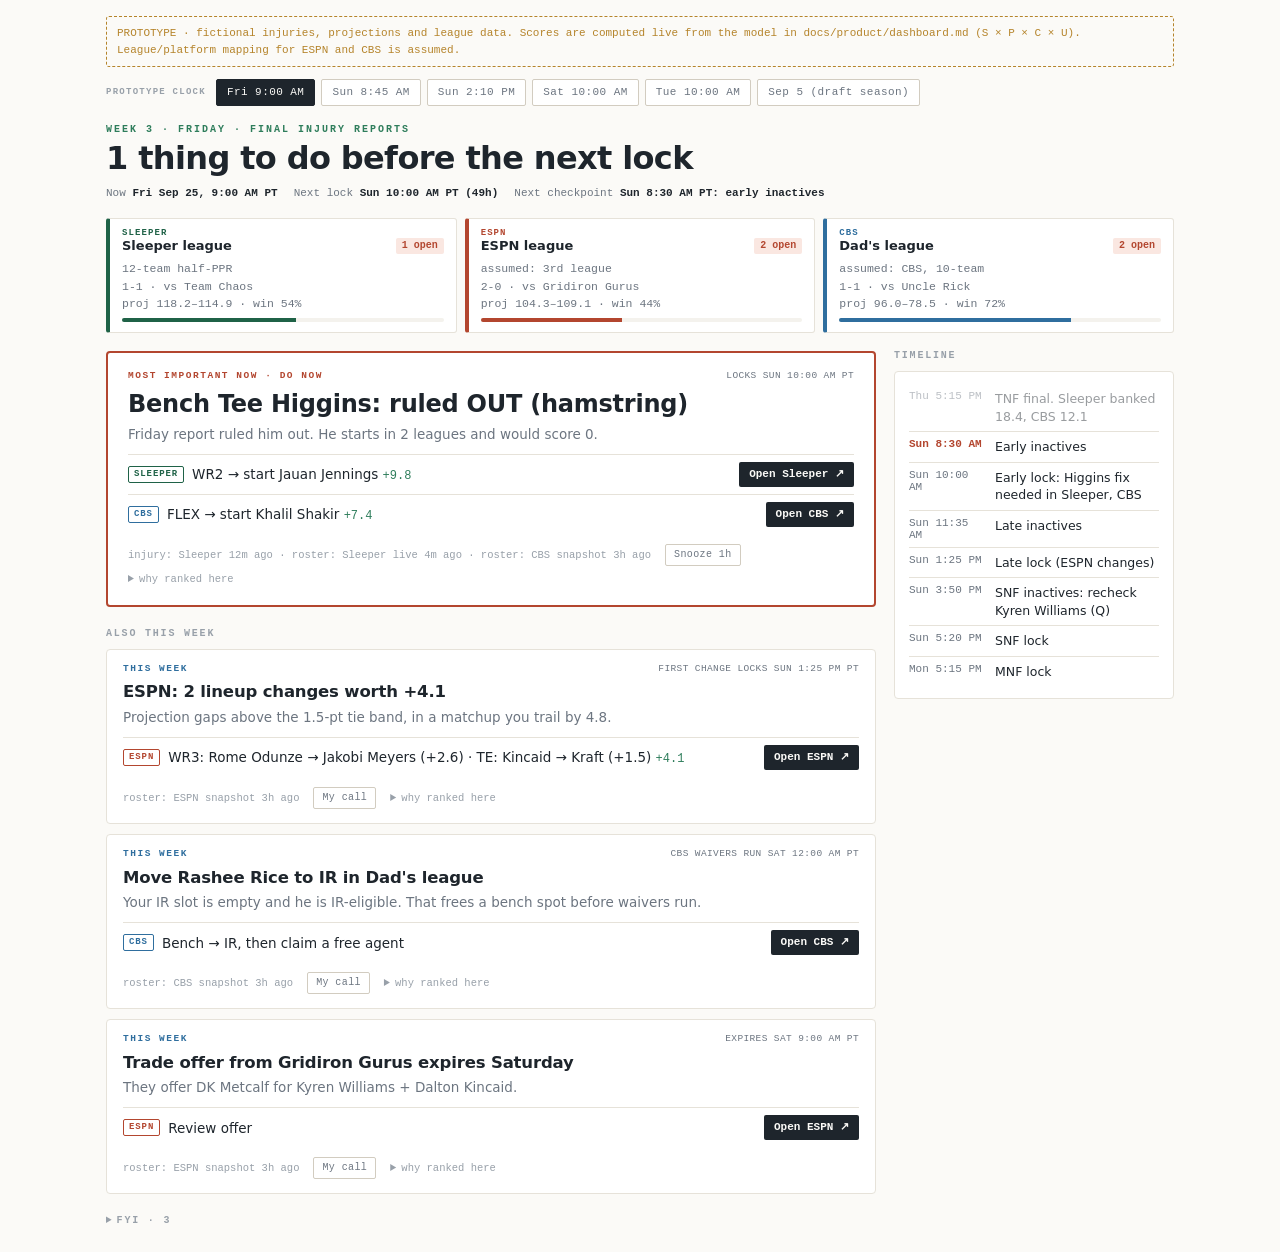
<file: prototypes/dashboard/index.html>
<!DOCTYPE html>
<html lang="en"><head><meta charset="utf-8">
<meta name="viewport" content="width=device-width, initial-scale=1">
<title>Fantasy Home</title>
<style>
:root{
  --paper:#FBFAF7; --panel:#FFFFFF; --row:#F4F2ED; --line:#E6E2D9; --line2:#D2CCC0;
  --ink:#1E252C; --dim:#6C7580; --dimmer:#98A0A9;
  --good:#2E7D5B; --goodbg:#E4F1EA; --bad:#B3462F; --badbg:#FAE7E1;
  --warn:#B5842B; --warnbg:#F7EEDA; --info:#2F6E9E; --infobg:#E3EDF5;
  --sl:#1F6247; --es:#B3462F; --cb:#2F6E9E;
  --mono:ui-monospace,"SF Mono",SFMono-Regular,Menlo,Consolas,monospace;
  --sans:"Helvetica Neue",Inter,system-ui,-apple-system,sans-serif;}
@media (prefers-color-scheme:dark){:root:not([data-theme="light"]){
  --paper:#15191D; --panel:#1C2126; --row:#222830; --line:#2C333B; --line2:#3A424C;
  --ink:#E7E9EB; --dim:#A3ABB4; --dimmer:#76808A;
  --good:#5DBB8E; --goodbg:#1C3329; --bad:#E07A62; --badbg:#3A231D;
  --warn:#D9A94E; --warnbg:#35291A; --info:#6FA8D6; --infobg:#1B2B38;
  --sl:#5DBB8E; --es:#E07A62; --cb:#6FA8D6;}}
:root[data-theme="dark"]{
  --paper:#15191D; --panel:#1C2126; --row:#222830; --line:#2C333B; --line2:#3A424C;
  --ink:#E7E9EB; --dim:#A3ABB4; --dimmer:#76808A;
  --good:#5DBB8E; --goodbg:#1C3329; --bad:#E07A62; --badbg:#3A231D;
  --warn:#D9A94E; --warnbg:#35291A; --info:#6FA8D6; --infobg:#1B2B38;
  --sl:#5DBB8E; --es:#E07A62; --cb:#6FA8D6;}
*{box-sizing:border-box}
html,body{margin:0;background:var(--paper);color:var(--ink);font-family:var(--sans);-webkit-font-smoothing:antialiased}
.wrap{max-width:1100px;margin:0 auto;padding:16px}
.proto{font:11px/1.5 var(--mono);color:var(--warn);border:1px dashed var(--warn);padding:8px 10px;border-radius:3px;margin-bottom:12px}
.clock{display:flex;gap:6px;flex-wrap:wrap;align-items:center;margin-bottom:16px}
.clock span{font:600 9px/1 var(--mono);letter-spacing:.14em;text-transform:uppercase;color:var(--dimmer);margin-right:4px}
button{font:11px/1 var(--mono);cursor:pointer;border:1px solid var(--line2);background:var(--panel);color:var(--dim);border-radius:2px;padding:7px 10px;letter-spacing:.04em}
button.on{background:var(--ink);color:var(--paper);border-color:var(--ink)}
.kicker{font:600 10px/1.5 var(--mono);letter-spacing:.2em;text-transform:uppercase;color:var(--good)}
h1{margin:4px 0 0;font:800 clamp(22px,4vw,32px)/1.1 var(--sans);letter-spacing:-.02em}
.ribbon{display:flex;flex-wrap:wrap;gap:6px 16px;margin:10px 0 16px;font:11px/1.4 var(--mono);color:var(--dim)}
.ribbon b{color:var(--ink)}
.leagues{display:grid;grid-template-columns:repeat(auto-fit,minmax(220px,1fr));gap:8px;margin-bottom:18px}
.lg{background:var(--panel);border:1px solid var(--line);border-left:4px solid var(--c);border-radius:3px;padding:10px 12px}
.lg .top{display:flex;justify-content:space-between;gap:8px;font:600 13px/1.3 var(--sans)}
.lg .plat{font:600 9px/1 var(--mono);letter-spacing:.12em;text-transform:uppercase;color:var(--c)}
.lg .mu{font:11.5px/1.5 var(--mono);color:var(--dim);margin-top:6px}
.wp{height:4px;background:var(--row);border-radius:2px;margin-top:6px;overflow:hidden}
.wp i{display:block;height:100%;background:var(--c)}
.state{font:600 10px/1 var(--mono);padding:3px 6px;border-radius:2px;white-space:nowrap}
.state.ok{background:var(--goodbg);color:var(--good)}.state.warn{background:var(--warnbg);color:var(--warn)}.state.bad{background:var(--badbg);color:var(--bad)}
.grid{display:grid;grid-template-columns:1fr 280px;gap:18px;align-items:start}
@media (max-width:820px){.grid{grid-template-columns:1fr}}
.sys{background:var(--warnbg);border:1px solid var(--warn);color:var(--ink);border-radius:3px;padding:10px 12px;margin-bottom:12px;font-size:13.5px;line-height:1.45}
.sys b{color:var(--warn)}
.card{background:var(--panel);border:1px solid var(--line);border-radius:4px;padding:14px 16px;margin-bottom:10px}
.card.hero{border:2px solid var(--bc);padding:18px 20px}
.card.hero .hl{font-size:clamp(19px,2.6vw,24px)}
.band{font:700 9.5px/1 var(--mono);letter-spacing:.16em;text-transform:uppercase;color:var(--bc);display:flex;gap:10px;justify-content:space-between}
.band .lock{color:var(--dim);letter-spacing:.04em;font-weight:500}
.hl{font:700 16.5px/1.3 var(--sans);margin:8px 0 4px;letter-spacing:-.01em}
.why{color:var(--dim);font-size:13.5px;line-height:1.5;margin:0 0 10px}
.mem{display:flex;align-items:center;gap:8px;flex-wrap:wrap;padding:7px 0;border-top:1px solid var(--line);font-size:13.5px}
.mem .pb{font:700 9px/1 var(--mono);letter-spacing:.1em;color:var(--c);border:1px solid var(--c);padding:3px 5px;border-radius:2px;text-transform:uppercase}
.mem .t{flex:1;min-width:160px}
.mem .d{font:12px var(--mono);color:var(--good)}
a.act{font:600 11px/1 var(--mono);color:var(--paper);background:var(--ink);text-decoration:none;padding:7px 10px;border-radius:2px;white-space:nowrap}
.foot{display:flex;flex-wrap:wrap;gap:6px 14px;align-items:center;margin-top:10px;font:10.5px/1.4 var(--mono);color:var(--dimmer)}
.foot .stale{color:var(--warn)}
.foot button{padding:5px 8px;font-size:10px}
details.score summary{cursor:pointer;color:var(--dimmer)}
details.score code{font:10.5px var(--mono);color:var(--dim)}
h2{font:600 10px/1 var(--mono);letter-spacing:.18em;text-transform:uppercase;color:var(--dimmer);margin:22px 0 10px}
.clear{border:2px solid var(--good);background:var(--panel);border-radius:4px;padding:18px 20px;margin-bottom:10px}
.clear .hl{color:var(--good)}
.tl{background:var(--panel);border:1px solid var(--line);border-radius:4px;padding:12px 14px}
.tl ol{list-style:none;margin:0;padding:0}
.tl li{display:grid;grid-template-columns:78px 1fr;gap:8px;padding:6px 0;border-top:1px solid var(--line);font-size:12.5px;line-height:1.4}
.tl li:first-child{border-top:0}
.tl li .when{font:11px var(--mono);color:var(--dim)}
.tl li.past{opacity:.45}.tl li.next .when{color:var(--bad);font-weight:700}
.tl li small{display:block;color:var(--dimmer);font-size:11.5px}
.recap{background:var(--panel);border:1px solid var(--line);border-radius:4px;padding:10px 14px;font-size:13px;line-height:1.6;margin-bottom:12px}
.fyi .card{padding:10px 14px}.fyi .hl{font-size:14px;margin:4px 0 2px}.fyi .why{margin:0;font-size:12.5px}
details.fyi>summary{cursor:pointer;font:600 10px/1 var(--mono);letter-spacing:.18em;text-transform:uppercase;color:var(--dimmer);margin:22px 0 10px}
.empty{color:var(--dimmer);font-size:13px}
</style></head>
<body><div class="wrap">
<div class="proto">PROTOTYPE · fictional injuries, projections and league data. Scores are computed live from the model in docs/product/dashboard.md (S × P × C × U). League/platform mapping for ESPN and CBS is assumed.</div>
<div class="clock"><span>Prototype clock</span><div id="clk" style="display:contents"></div></div>
<div class="kicker" id="mode"></div>
<h1 id="title"></h1>
<div class="ribbon" id="ribbon"></div>
<div class="leagues" id="leagues"></div>
<div class="grid">
  <main id="main"></main>
  <aside><h2 style="margin-top:0">Timeline</h2><div class="tl"><ol id="tl"></ol></div></aside>
</div>
</div>
<script>
// ---------- model (mirrors docs/product/dashboard.md section 4) ----------
const SIGMA=30;
const S={SYS:9,DRAFT:1.0,ZERO:1.0,DOUBT:0.8,ILLEGAL_IR:0.8,RISK:0.6,OPT:0.5,ROSTER:0.4,INFO:0.15};
function erf(x){const s=Math.sign(x);x=Math.abs(x);const t=1/(1+0.3275911*x);
  const y=1-(((((1.061405429*t-1.453152027)*t)+1.421413741)*t-0.284496736)*t+0.254829592)*t*Math.exp(-x*x);return s*y;}
const Phi=x=>0.5*(1+erf(x/Math.SQRT2));
const WP=m=>Phi(m/SIGMA);
function stakeP(delta,m){ // percentage points of win probability
  const exact=WP(m+delta)-WP(m), floor=0.3*0.3989*delta/SIGMA;
  return 100*Math.max(exact,floor);}
function U(t){ if(t==null) return .25; if(t<=3) return 1; if(t<=24) return .8; if(t<=72) return .55; return .35;}
function halfLife(mode){return mode.startsWith('sun')?30:(mode==='tue'?1440:360);}
const LINKS={S:'https://sleeper.com/leagues/1180234567890/team',E:'https://fantasy.espn.com/football/team?leagueId=88112233&teamId=4&seasonId=2026',
  C:'https://dadleague.football.cbssports.com/'};
const PNAME={S:'Sleeper',E:'ESPN',C:'CBS'}, PCOL={S:'var(--sl)',E:'var(--es)',C:'var(--cb)'};

// ---------- scenarios ----------
const SC={
 fri:{label:'Fri 9:00 AM', mode:'fri', kicker:'Week 3 · Friday · final injury reports', now:'Fri Sep 25, 9:00 AM PT',
  nextLock:'Sun 10:00 AM PT (49h)', nextCheck:'Sun 8:30 AM PT: early inactives',
  leagues:{S:{name:'Sleeper league',meta:'12-team half-PPR',rec:'1-1',opp:'Team Chaos',my:118.2,op:114.9,age:4,src:'live'},
           E:{name:'ESPN league',meta:'assumed: 3rd league',rec:'2-0',opp:'Gridiron Gurus',my:104.3,op:109.1,age:190,src:'snapshot'},
           C:{name:"Dad's league",meta:'assumed: CBS, 10-team',rec:'1-1',opp:'Uncle Rick',my:96.0,op:78.5,age:190,src:'snapshot'}},
  items:[
   {id:'out-higgins',cls:'ZERO',pid:'6794',hl:'Bench Tee Higgins: ruled OUT (hamstring)',lock:49,lockTxt:'Locks Sun 10:00 AM PT',
    whyTpl:'Friday report ruled him out. He starts in {n} leagues and would score 0.',
    members:[{lg:'S',txt:'WR2 → start Jauan Jennings',d:9.8},{lg:'C',txt:'FLEX → start Khalil Shakir',d:7.4}],
    fresh:[['injury','Sleeper',12]]},
   {id:'opt-espn',cls:'OPT',hl:'ESPN: 2 lineup changes worth +4.1',lock:52.4,lockTxt:'First change locks Sun 1:25 PM PT',conf:.8,
    whyTpl:'Projection gaps above the 1.5-pt tie band, in a matchup you trail by 4.8.',
    members:[{lg:'E',txt:'WR3: Rome Odunze → Jakobi Meyers (+2.6) · TE: Kincaid → Kraft (+1.5)',d:4.1}],fresh:[]},
   {id:'flex-kyren',cls:'OPT',pid:'8150',hl:'Move Kyren Williams (Q, SNF) to FLEX',lock:56.3,lockTxt:'SNF locks Sun 5:20 PM PT',fixedP:1.0,conf:.9,
    whyTpl:'Questionable (ankle) and playing Sunday night. In FLEX he can be swapped for a RB, WR or TE after 3:50 inactives.',
    members:[{lg:'E',txt:'RB2 ↔ FLEX with Jaylen Waddle'}],fresh:[['injury','Sleeper',12]]},
   {id:'ir-rice',cls:'ROSTER',pid:'7547',hl:"Move Rashee Rice to IR in Dad's league",lock:15,lockTxt:'CBS waivers run Sat 12:00 AM PT',fixedP:2.0,
    whyTpl:'Your IR slot is empty and he is IR-eligible. That frees a bench spot before waivers run.',
    members:[{lg:'C',txt:'Bench → IR, then claim a free agent'}],fresh:[]},
   {id:'trade',cls:'ROSTER',hl:'Trade offer from Gridiron Gurus expires Saturday',lock:24,lockTxt:'Expires Sat 9:00 AM PT',fixedP:1.5,
    whyTpl:'They offer DK Metcalf for Kyren Williams + Dalton Kincaid.',members:[{lg:'E',txt:'Review offer'}],fresh:[]},
   {id:'news-waddle',cls:'INFO',pid:'7526',hl:'Jaylen Waddle: full practice Friday, no designation',fixedP:1,whyTpl:'Cleared after limited Wed/Thu. No action needed.',members:[{lg:'E'}],fresh:[['news','Sleeper',30]]},
   {id:'exp-bijan',cls:'INFO',pid:'9509',hl:'Bijan Robinson is on 2 of 3 rosters',fixedP:1,whyTpl:'21% of your combined projected points this week ride on one player.',members:[{lg:'S'},{lg:'C'}],fresh:[]},
  ],
  timeline:[['Thu 5:15 PM','TNF final. Sleeper banked 18.4, CBS 12.1','past'],['Sun 8:30 AM','Early inactives','next'],['Sun 10:00 AM','Early lock: Higgins fix needed in Sleeper, CBS'],
   ['Sun 11:35 AM','Late inactives'],['Sun 1:25 PM','Late lock (ESPN changes)'],['Sun 3:50 PM','SNF inactives: recheck Kyren Williams (Q)'],['Sun 5:20 PM','SNF lock'],['Mon 5:15 PM','MNF lock']]},

 sunprep:{label:'Sun 8:45 AM', mode:'sunprep', kicker:'Week 3 · Sunday · inactives are out', now:'Sun Sep 27, 8:45 AM PT',
  nextLock:'10:00 AM PT (1h 15m)', nextCheck:'11:35 AM PT: late inactives',
  leagues:{S:{name:'Sleeper league',meta:'12-team half-PPR',rec:'1-1',opp:'Team Chaos',my:117.0,op:115.5,age:2,src:'live'},
           E:{name:'ESPN league',meta:'assumed: 3rd league',rec:'2-0',opp:'Gridiron Gurus',my:108.6,op:109.1,age:40,src:'snapshot'},
           C:{name:"Dad's league",meta:'assumed: CBS, 10-team',rec:'1-1',opp:'Uncle Rick',my:95.2,op:80.1,age:840,src:'snapshot'}},
  sys:[{lg:'C',txt:"<b>CBS data is 14h old on game day.</b> Dad's league can't be reported clear until it's re-read. Run the set-lineups read, or open CBS and check the lineup before 10:00."}],
  items:[
   {id:'inact-olave',cls:'ZERO',pid:'8144',hl:'Bench Chris Olave: INACTIVE (concussion)',lock:1.25,lockTxt:'Locks 10:00 AM PT',
    whyTpl:'On the 8:30 inactive list. He starts in {n} leagues and would score 0.',
    members:[{lg:'S',txt:'FLEX → start Jauan Jennings',d:8.2},{lg:'E',txt:'WR2 → start Jakobi Meyers',d:7.1}],fresh:[['inactives','Sleeper',9]]},
   {id:'opt-sl',cls:'OPT',hl:'Sleeper: 1 change worth +1.9',lock:1.25,lockTxt:'Locks 10:00 AM PT',conf:.7,
    whyTpl:'Just above the 1.5-pt tie band. While you are fixing Olave in Sleeper anyway.',members:[{lg:'S',txt:'DEF: Colts → Steelers (+1.9)',d:1.9}],fresh:[]},
   {id:'exp-bijan',cls:'INFO',pid:'9509',hl:'Bijan Robinson is on 2 of 3 rosters',fixedP:1,whyTpl:'Active. 21% of your combined projected points.',members:[{lg:'S'},{lg:'C'}],fresh:[]},
  ],
  timeline:[['8:30 AM','Early inactives posted: Olave OUT','past'],['10:00 AM','Early lock','next'],['11:35 AM','Late inactives'],['1:25 PM','Late lock'],['3:50 PM','SNF inactives: recheck Kyren Williams (Q)'],['5:20 PM','SNF lock']]},

 sunlive:{label:'Sun 2:10 PM', mode:'sunlive', kicker:'Week 3 · Sunday · games live', now:'Sun Sep 27, 2:10 PM PT',
  nextLock:'5:20 PM PT (3h 10m)', nextCheck:'3:50 PM PT: SNF inactives',
  leagues:{S:{name:'Sleeper league',meta:'LIVE 84.2 – 96.6',rec:'1-1',opp:'Team Chaos',my:111.4,op:119.0,age:1,src:'live',live:true},
           E:{name:'ESPN league',meta:'LIVE 71.0 – 64.8',rec:'2-0',opp:'Gridiron Gurus',my:110.2,op:103.9,age:25,src:'snapshot',live:true},
           C:{name:"Dad's league",meta:'LIVE 88.5 – 60.2',rec:'1-1',opp:'Uncle Rick',my:104.0,op:77.3,age:25,src:'snapshot',live:true}},
  items:[
   {id:'info-sl',cls:'INFO',hl:'Sleeper: you need 21.6 from Kyren Williams and your Steelers D',fixedP:1,whyTpl:'Down 12.4 with 2 players left. Nothing is swappable yet; Williams decision comes at 3:50.',members:[{lg:'S'}],fresh:[]},
  ],
  timeline:[['10:00 AM','Early games final','past'],['1:25 PM','Late games in progress','past'],['3:50 PM','SNF inactives: Kyren Williams (Q) in ESPN FLEX','next'],['5:20 PM','SNF lock'],['Mon 5:15 PM','MNF lock']]},

 sat:{label:'Sat 10:00 AM', mode:'sat', kicker:'Week 3 · Saturday', now:'Sat Sep 26, 10:00 AM PT',
  nextLock:'Sun 10:00 AM PT (24h)', nextCheck:'Sun 8:30 AM PT: early inactives',
  leagues:{S:{name:'Sleeper league',meta:'12-team half-PPR',rec:'1-1',opp:'Team Chaos',my:118.9,op:114.9,age:3,src:'live'},
           E:{name:'ESPN league',meta:'assumed: 3rd league',rec:'2-0',opp:'Gridiron Gurus',my:108.4,op:109.1,age:60,src:'snapshot'},
           C:{name:"Dad's league",meta:'assumed: CBS, 10-team',rec:'1-1',opp:'Uncle Rick',my:96.4,op:78.5,age:60,src:'snapshot'}},
  items:[
   {id:'exp-bijan',cls:'INFO',pid:'9509',hl:'Bijan Robinson is on 2 of 3 rosters',fixedP:1,whyTpl:'21% of your combined projected points.',members:[{lg:'S'},{lg:'C'}],fresh:[]},
   {id:'news-kw',cls:'INFO',pid:'8150',hl:'Kyren Williams stays Questionable for SNF',fixedP:1,whyTpl:'Already in FLEX. Decision at 3:50 PM Sunday.',members:[{lg:'E'}],fresh:[['injury','Sleeper',40]]},
  ],
  timeline:[['Sun 8:30 AM','Early inactives','next'],['Sun 10:00 AM','Early lock'],['Sun 3:50 PM','SNF inactives: Kyren Williams (Q)'],['Sun 5:20 PM','SNF lock']]},

 tue:{label:'Tue 10:00 AM', mode:'tue', kicker:'Week 4 · Tuesday · recap and waivers', now:'Tue Sep 29, 10:00 AM PT',
  nextLock:'Sleeper waivers Wed 12:00 AM PT (14h)', nextCheck:'Wed 9:00 AM PT: claim results',
  recap:'Week 3: <b>Sleeper W</b> 124.2–110.8 · <b>ESPN L</b> 101.4–108.0 (8.3 pts left on bench) · <b>CBS W</b> 112.6–81.0. No zeros started.',
  leagues:{S:{name:'Sleeper league',meta:'12-team half-PPR',rec:'2-1',opp:'Hot Routes',my:116.0,op:119.2,age:5,src:'live'},
           E:{name:'ESPN league',meta:'assumed: 3rd league',rec:'2-1',opp:'Fourth & Long',my:106.1,op:101.0,age:300,src:'snapshot'},
           C:{name:"Dad's league",meta:'assumed: CBS, 10-team',rec:'2-1',opp:'Mom',my:92.8,op:94.0,age:300,src:'snapshot'}},
  items:[
   {id:'illegal-ir',cls:'ILLEGAL_IR',pid:'4199',hl:'Isiah Pacheco is off IR: activate or drop him in Sleeper',lock:14,lockTxt:'Waivers run Wed 12:00 AM PT',fixedP:3,
    whyTpl:'Sleeper blocks all waiver claims while an ineligible player sits in IR.',members:[{lg:'S',txt:'IR → bench (drop Tyjae Spears to make room)'}],fresh:[['injury','Sleeper',20]]},
   {id:'hole-dst',cls:'ROSTER',hl:"Dad's league: no DST for Week 4 (Eagles bye)",lock:38,lockTxt:'CBS waivers run Thu 12:00 AM PT',
    whyTpl:'Recommended claim: Commanders D/ST (vs NYG), 6.5 pts over nothing. Drop Rashee Rice only if IR slot is used.',
    members:[{lg:'C',txt:'Claim Commanders D/ST · $3 FAAB',d:6.5}],fresh:[]},
   {id:'olave-wk4',cls:'ZERO',pid:'8144',hl:'Chris Olave out for Week 4 (concussion protocol)',lock:124,lockTxt:'Locks Sun Oct 4, 10:00 AM PT',
    whyTpl:'Not cleared by Tuesday. Already benched-worthy in {n} leagues; set it now or wait for Friday.',
    members:[{lg:'S',txt:'FLEX → Jauan Jennings',d:8.0},{lg:'E',txt:'WR2 → Jakobi Meyers',d:6.9}],fresh:[['injury','Sleeper',20]]},
   {id:'trend',cls:'INFO',hl:'Trending add: Jalen McMillan (+41k adds in 24h)',fixedP:1,whyTpl:'Available in Sleeper and ESPN. Fits no current hole.',members:[{lg:'S'},{lg:'E'}],fresh:[]},
  ],
  timeline:[['Wed 12:00 AM','Sleeper waivers run','next'],['Wed 3:00 AM','ESPN waivers run'],['Thu 12:00 AM','CBS waivers run'],['Thu 5:15 PM','TNF lock'],['Fri','Final injury reports']]},

 draft:{label:'Sep 5 (draft season)', mode:'draft', kicker:'Pre-season · drafts', now:'Sat Sep 5, 10:00 AM PT',
  nextLock:"CBS draft Sun 7:00 PM PT (33h)", nextCheck:'Sun 7:00 PM PT',
  leagues:{S:{name:'Sleeper league',meta:'Draft Wed Sep 9, 6:00 PM',pre:true,age:5,src:'live'},
           E:{name:'ESPN league',meta:'Drafted Sep 3 · 16 players',pre:true,done:true,age:600,src:'snapshot'},
           C:{name:"Dad's league",meta:'Draft Sun Sep 6, 7:00 PM',pre:true,age:600,src:'snapshot'}},
  items:[
   {id:'draft-cbs',cls:'DRAFT',hl:"Dad's league drafts tomorrow at 7:00 PM",lock:33,lockTxt:'Draft Sun 7:00 PM PT',fixedP:10,draft:true,
    whyTpl:"10 teams, 18 rounds, weekly-bucket scoring. Switch the board to Dad's profile before you start.",
    members:[{lg:'C',txt:"Draft board · Dad's league profile",url:'../../draft-board-2026.html'}],fresh:[]},
   {id:'draft-sl',cls:'DRAFT',hl:'Sleeper league drafts Wednesday',lock:104,lockTxt:'Draft Wed 6:00 PM PT',fixedP:10,draft:true,
    whyTpl:'Paste the draft id into the board for live sync on the day.',members:[{lg:'S',txt:'Draft board · Sleeper profile',url:'../../draft-board-2026.html'}],fresh:[]},
  ],
  timeline:[['Sep 3','ESPN draft done','past'],['Sun 7:00 PM','CBS draft','next'],['Wed 6:00 PM','Sleeper draft'],['Thu Sep 10','Week 1 kickoff']]},
};

// ---------- ranking ----------
function rank(sc){
  const hl=halfLife(sc.mode);
  return sc.items.map(it=>{
    const s=S[it.cls], u=U(it.lock);
    let P=0,C=0; const parts=[];
    it.members.forEach(m=>{
      const L=sc.leagues[m.lg]; const margin=(L.my??0)-(L.op??0);
      const p=it.fixedP!=null?it.fixedP/it.members.length:stakeP(m.d||0,margin);
      const ages=[L.age,...it.fresh.map(f=>f[2])];
      const cf=Math.pow(.5,Math.max(...ages)/hl);
      const c=(it.conf??1)*cf; P+=p; C+=c*p; parts.push({p,c,cf});});
    C=P?C/P:1; // P-weighted confidence
    const pr=s*P*C*u; // == sum of member priorities
    let band= (it.cls==='ZERO'&&it.lock<=3)||pr>=3 ? 'do' : pr>=1 ? 'before' : pr>=.25 ? 'week' : 'fyi';
    if(it.cls==='INFO') band='fyi';
    const stale=parts.some(x=>x.cf<.5);
    return {...it,S:s,P,C,U:u,pr,band,stale};
  }).sort((a,b)=>b.pr-a.pr||(a.lock??1e9)-(b.lock??1e9));
}

// ---------- render ----------
const BAND={do:['Do now','var(--bad)'],before:['Before lock','var(--warn)'],week:['This week','var(--info)'],fyi:['FYI','var(--dimmer)']};
const esc=s=>String(s).replace(/[&<>]/g,c=>({'&':'&amp;','<':'&lt;','>':'&gt;'}[c]));
function ageTxt(m){return m<60?m+'m ago':m<1440?Math.round(m/60)+'h ago':Math.round(m/1440)+'d ago';}
function card(it,sc,hero){
  const [bn,bc]=BAND[it.band];
  const mem=it.members.filter(m=>m.txt).map(m=>`<div class="mem" style="--c:${PCOL[m.lg]}"><span class="pb">${PNAME[m.lg]}</span>
    <span class="t">${esc(m.txt)}${m.d?` <span class="d">+${m.d.toFixed(1)}</span>`:''}</span>
    <a class="act" href="${m.url||LINKS[m.lg]}" target="_blank" rel="noopener">${m.url?'Open board':'Open '+PNAME[m.lg]} ↗</a></div>`).join('');
  const fr=[...it.fresh.map(f=>`${f[0]}: ${f[1]} ${ageTxt(f[2])}`),
    ...[...new Set(it.members.map(m=>m.lg))].map(k=>{const L=sc.leagues[k];return `roster: ${PNAME[k]} ${L.src} ${ageTxt(L.age)}`;})];
  const why=it.whyTpl.replace('{n}',it.members.length);
  const snooze=it.cls==='ZERO'?'<button>Snooze 1h</button>':'<button>My call</button>';
  return `<div class="card ${hero?'hero':''}" style="--bc:${bc}">
   <div class="band"><span>${hero?'Most important now · ':''}${bn}</span><span class="lock">${it.lockTxt||''}</span></div>
   <div class="hl">${esc(it.hl)}</div><p class="why">${esc(why)}</p>${mem}
   <div class="foot"><span class="${it.stale?'stale':''}">${it.stale?'Verify · ':''}${fr.join(' · ')}</span>
   ${it.band!=='fyi'?snooze:''}
   <details class="score"><summary>why ranked here</summary><code>S ${it.S} × P ${it.P.toFixed(1)} × C ${it.C.toFixed(2)} × U ${it.U} = ${it.pr.toFixed(2)}</code></details></div></div>`;
}
function render(key){
  const sc=SC[key];
  document.querySelectorAll('#clk button').forEach(b=>b.classList.toggle('on',b.dataset.k===key));
  document.getElementById('mode').textContent=sc.kicker;
  const items=rank(sc);
  const act=items.filter(i=>i.band!=='fyi');
  const heroOk=act.length&&(act[0].band==='do'||act[0].band==='before');
  document.getElementById('title').textContent=heroOk?`${act.filter(i=>i.band==='do'||i.band==='before').length} thing${act.filter(i=>i.band==='do'||i.band==='before').length>1?'s':''} to do before the next lock`:
    (sc.sys?'Check one league before lock':'You’re all set');
  document.getElementById('ribbon').innerHTML=`<span>Now <b>${sc.now}</b></span><span>Next lock <b>${sc.nextLock}</b></span><span>Next checkpoint <b>${sc.nextCheck}</b></span>`;
  // league strip
  const byLg={}; act.forEach(i=>i.members.forEach(m=>{byLg[m.lg]=(byLg[m.lg]||0)+1;}));
  document.getElementById('leagues').innerHTML=Object.entries(sc.leagues).map(([k,L])=>{
    const staleL=Math.pow(.5,L.age/halfLife(sc.mode))<.5;
    let st= staleL?['warn','Unverified']: byLg[k]?['bad',byLg[k]+' open']:['ok','Set ✓'];
    if(L.pre) st=L.done?['ok','Drafted']:['warn','Pre-draft'];
    const wp=L.pre?null:Math.round(WP(L.my-L.op)*100);
    return `<div class="lg" style="--c:${PCOL[k]}"><div class="plat">${PNAME[k]}</div>
     <div class="top"><span>${L.name}</span><span class="state ${st[0]}">${st[1]}</span></div>
     <div class="mu">${L.meta}${L.pre?'':`<br>${L.rec} · vs ${L.opp}<br>${L.live?'proj final':'proj'} ${L.my.toFixed(1)}–${L.op.toFixed(1)} · win ${wp}%`}</div>
     ${wp!=null?`<div class="wp"><i style="width:${wp}%"></i></div>`:''}</div>`;}).join('');
  // main
  let h='';
  (sc.sys||[]).forEach(s=>h+=`<div class="sys">${s.txt}</div>`);
  if(sc.recap) h+=`<div class="recap">${sc.recap}</div>`;
  if(heroOk){ h+=card(act[0],sc,true); }
  else { h+=`<div class="clear"><div class="band" style="--bc:var(--good)"><span>All clear</span></div>
     <div class="hl">${sc.sys?'Two leagues are set. One needs a fresh read.':'All 3 lineups are set.'}</div>
     <p class="why" style="margin:0">Next checkpoint: <b>${sc.nextCheck}</b>. Nothing on this page needs you before then.</p></div>`; }
  const rest=heroOk?act.slice(1):act;
  if(rest.length){ h+='<h2>Also this week</h2>'+rest.map(i=>card(i,sc,false)).join(''); }
  const fyi=items.filter(i=>i.band==='fyi');
  if(fyi.length) h+=`<details class="fyi" ${heroOk?'':'open'}><summary>FYI · ${fyi.length}</summary>${fyi.map(i=>card(i,sc,false)).join('')}</details>`;
  document.getElementById('main').innerHTML=h;
  document.getElementById('tl').innerHTML=sc.timeline.map(([w,t,c])=>`<li class="${c||''}"><span class="when">${w}</span><span>${esc(t)}</span></li>`).join('');
  try{localStorage.setItem('dash-proto-k',key);}catch(e){}
}
document.getElementById('clk').innerHTML=Object.entries(SC).map(([k,v])=>`<button data-k="${k}">${v.label}</button>`).join('');
document.getElementById('clk').addEventListener('click',e=>{const k=e.target.dataset&&e.target.dataset.k;if(k)render(k);});
let start='fri'; try{const s=localStorage.getItem('dash-proto-k'); if(s&&SC[s]) start=s;}catch(e){}
render(start);
</script>
</body></html>
</file>
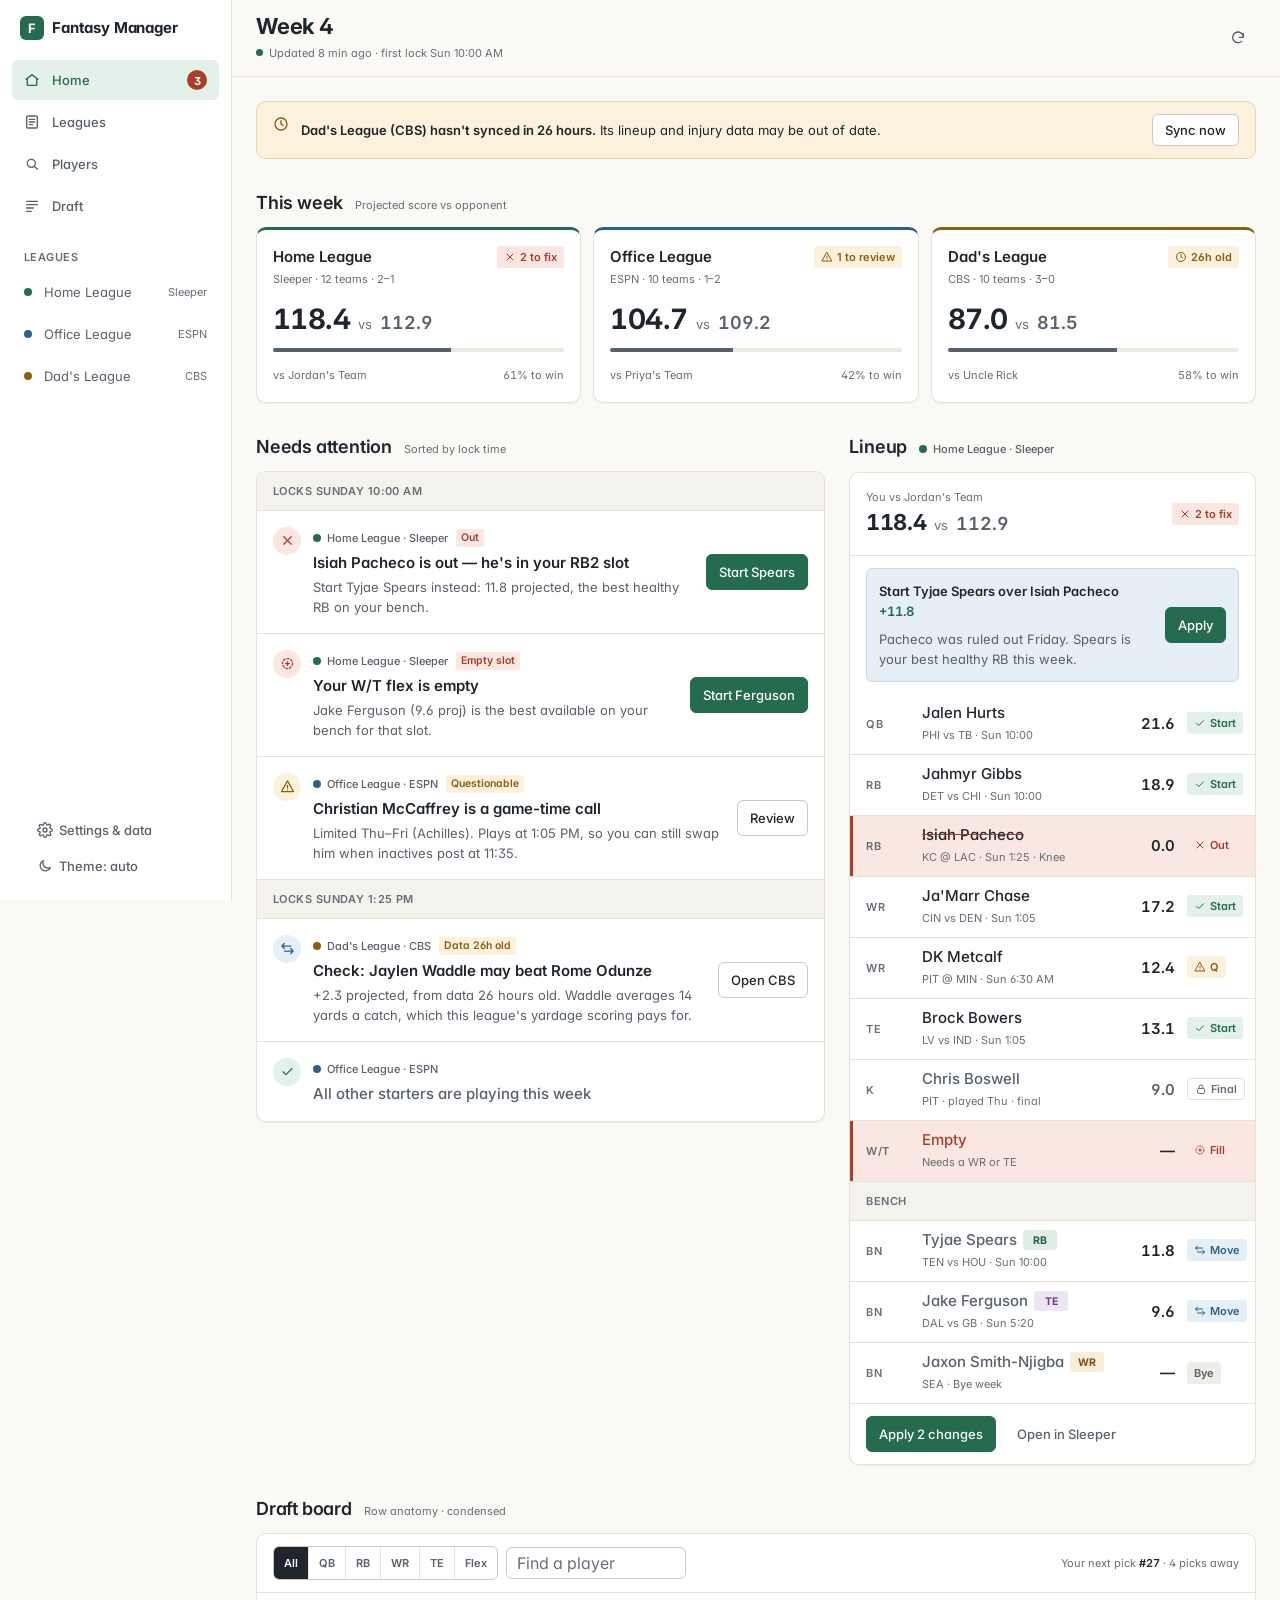
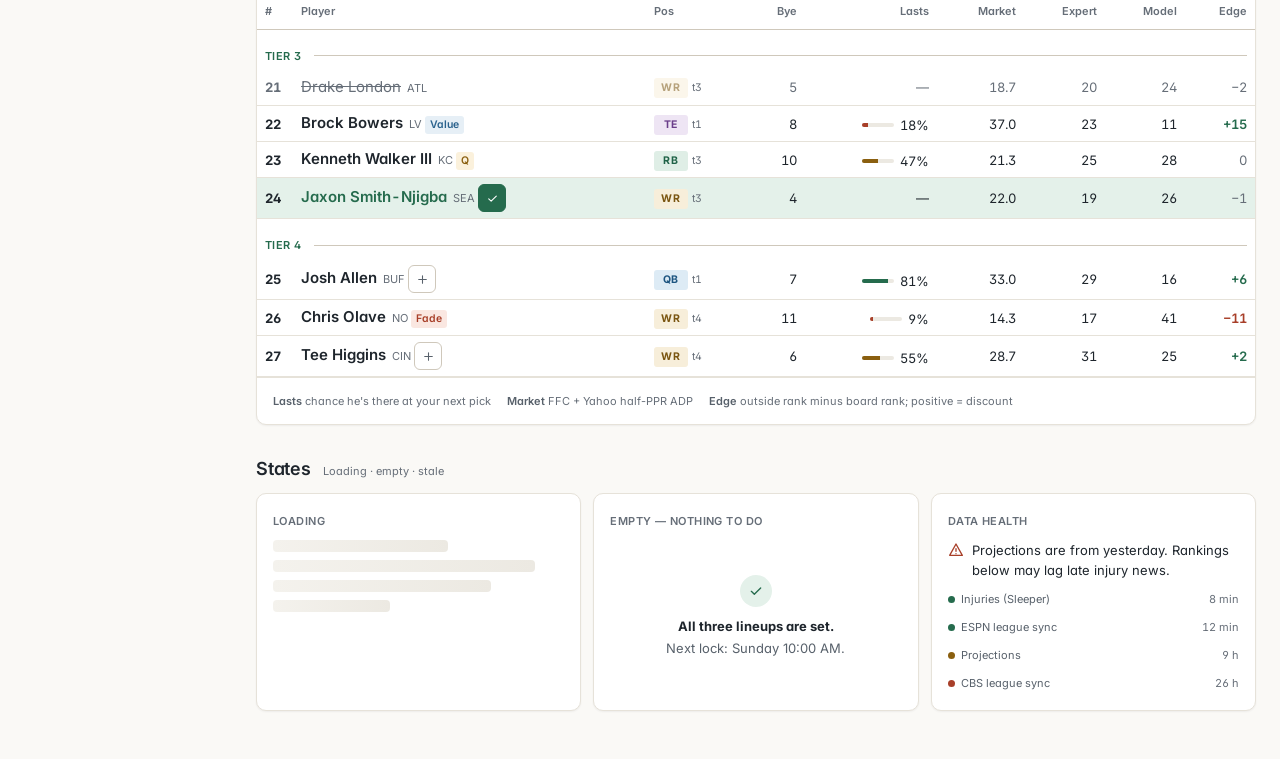
<file: docs/product/design-mockup.html>
<!DOCTYPE html>
<html lang="en">
<head>
<meta charset="utf-8">
<meta name="viewport" content="width=device-width, initial-scale=1, viewport-fit=cover">
<title>Fantasy Manager — design mockup</title>
<link rel="preconnect" href="https://fonts.googleapis.com">
<link rel="preconnect" href="https://fonts.gstatic.com" crossorigin>
<link href="https://fonts.googleapis.com/css2?family=Inter:wght@400;500;600;700&display=swap" rel="stylesheet">
<style>
/* ===== tokens (inlined copy of docs/product/design-tokens.css) ===== */
/* ==========================================================================
   Fantasy Manager — design tokens
   --------------------------------------------------------------------------
   Drop-in custom properties. Light is the default; dark applies from the OS
   setting unless the page forces a theme with <html data-theme="light|dark">.
   Rationale and usage rules live in docs/product/design.md.

   Naming:  --color-*   raw semantic colors (never reference hex in components)
            --pos-*     position chips  (fg = text/icon, bg = fill)
            --status-*  roster / recommendation states
            --fresh-*   data-freshness states
            --space-*, --radius-*, --shadow-*, --text-*  scales
   ========================================================================== */

:root {
  color-scheme: light;

  /* ---- Type ------------------------------------------------------------ */
  --font-sans: "Inter", ui-sans-serif, system-ui, -apple-system, "Segoe UI", "Helvetica Neue", sans-serif;
  --font-mono: ui-monospace, "SF Mono", SFMono-Regular, Menlo, Consolas, monospace;
  /* Numbers use the sans face with tabular figures; mono is for ids/timestamps. */
  --num: tabular-nums lining-nums;

  /* size / line-height pairs. 16px body keeps iOS from zooming on inputs. */
  --text-xs: 0.6875rem;  --lh-xs: 1rem;     /* 11px  table header, meta   */
  --text-sm: 0.8125rem;  --lh-sm: 1.25rem;  /* 13px  table cells, reasons */
  --text-md: 0.9375rem;  --lh-md: 1.375rem; /* 15px  body, player names   */
  --text-lg: 1.125rem;   --lh-lg: 1.5rem;   /* 18px  card titles          */
  --text-xl: 1.375rem;   --lh-xl: 1.75rem;  /* 22px  page title           */
  --text-2xl: 1.75rem;   --lh-2xl: 2.125rem;/* 28px  hero number (score)  */
  --weight-regular: 400;
  --weight-medium: 500;
  --weight-semibold: 600;
  --weight-bold: 700;
  --tracking-tight: -0.011em;
  --tracking-label: 0.04em; /* small uppercase labels only */

  /* ---- Space (4px grid) ------------------------------------------------ */
  --space-0: 0;
  --space-1: 4px;
  --space-2: 8px;
  --space-3: 12px;
  --space-4: 16px;
  --space-5: 20px;
  --space-6: 24px;
  --space-8: 32px;
  --space-10: 40px;
  --space-12: 48px;
  --gutter: 16px;              /* page side padding on phones */
  --content-max: 1200px;

  /* ---- Density (tables & lists) ---------------------------------------- */
  --row-h-compact: 36px;       /* desktop draft board               */
  --row-h-default: 44px;       /* lists, lineup rows                 */
  --row-h-touch: 52px;         /* phone rows w/ two lines            */
  --tap-min: 44px;             /* minimum hit area, every control    */
  --cell-pad-x: 8px;
  --cell-pad-y: 6px;

  /* ---- Radius ---------------------------------------------------------- */
  --radius-xs: 3px;            /* chips, badges */
  --radius-sm: 6px;            /* inputs, buttons */
  --radius-md: 10px;           /* cards */
  --radius-lg: 14px;           /* sheets, dialogs */
  --radius-pill: 999px;

  /* ---- Motion ---------------------------------------------------------- */
  --ease: cubic-bezier(.2, .6, .2, 1);
  --dur-fast: 120ms;
  --dur-med: 200ms;

  /* ---- Surfaces & text (light) ----------------------------------------- */
  --color-bg: #FAF9F6;         /* warm paper — kept from the draft board */
  --color-surface: #FFFFFF;
  --color-surface-2: #F4F2ED;  /* hover, zebra, inset wells */
  --color-surface-3: #ECE9E2;  /* pressed, selected-neutral */
  --color-border: #E6E2D9;
  --color-border-strong: #CFC8BB;
  --color-text: #1E252C;
  --color-text-2: #58616B;     /* secondary — 6.0:1 on bg */
  --color-text-3: #666E78;     /* tertiary / meta — 4.9:1 on bg, 4.6:1 on surface-2 */
  --color-text-inverse: #FFFFFF;
  --color-focus: #2F6E9E;
  --color-overlay: rgb(20 24 28 / 0.40);

  /* Brand / primary action — the board's green, deepened for AA on white. */
  --color-accent: #256B4D;
  --color-accent-hover: #1D5A40;
  --color-accent-soft: #E4F1EA;
  --color-on-accent: #FFFFFF;

  /* Generic feedback */
  --color-positive: #256B4D;   --color-positive-bg: #E4F1EA;  --color-positive-border: #B9DCCB;
  --color-negative: #A83F29;   --color-negative-bg: #FAE7E1;  --color-negative-border: #EFC6B8;
  --color-caution: #8A5F0F;    --color-caution-bg: #FBF1DC;   --color-caution-border: #EBD6A6;
  --color-info: #2A628D;       --color-info-bg: #E6EFF6;      --color-info-border: #C3D8E8;
  --color-neutral: #58616B;    --color-neutral-bg: #EFEDE8;   --color-neutral-border: #DAD5CB;

  /* ---- Lineup / recommendation status --------------------------------- */
  /* Every status pairs color with an icon + word; color is never the only cue. */
  --status-start-fg: var(--color-positive);   --status-start-bg: var(--color-positive-bg);
  --status-sit-fg: var(--color-neutral);      --status-sit-bg: var(--color-neutral-bg);
  --status-swap-fg: var(--color-info);        --status-swap-bg: var(--color-info-bg);     /* suggested move */
  --status-q-fg: var(--color-caution);        --status-q-bg: var(--color-caution-bg);     /* Questionable */
  --status-d-fg: #9A4A12;                     --status-d-bg: #FBE8D6;                     /* Doubtful */
  --status-out-fg: var(--color-negative);     --status-out-bg: var(--color-negative-bg);  /* Out / IR / PUP / Sus */
  --status-bye-fg: var(--color-neutral);      --status-bye-bg: var(--color-neutral-bg);
  --status-empty-fg: var(--color-negative);                                            /* empty starter slot */

  /* Draft-board tags (were SLEEPER / VALUE / FADE) */
  --tag-value-fg: var(--color-info);          --tag-value-bg: var(--color-info-bg);
  --tag-sleeper-fg: var(--color-positive);    --tag-sleeper-bg: var(--color-positive-bg);
  --tag-fade-fg: var(--color-negative);       --tag-fade-bg: var(--color-negative-bg);

  /* Survival odds ("Lasts") and edge numbers */
  --odds-hi: var(--color-positive);
  --odds-mid: var(--color-caution);
  --odds-lo: var(--color-negative);

  /* ---- Positions (kept from the board, text darkened to AA) ----------- */
  --pos-qb-bg: #DDEBF5;  --pos-qb-fg: #1D5580;
  --pos-rb-bg: #DFEEE6;  --pos-rb-fg: #1F6247;
  --pos-wr-bg: #F7EEDA;  --pos-wr-fg: #7A5510;
  --pos-te-bg: #EEE5F4;  --pos-te-fg: #6A3E8A;
  --pos-k-bg:  #EEEDE7;  --pos-k-fg:  #52554C;
  --pos-dst-bg:#E4EBEF;  --pos-dst-fg:#3A5566;
  --pos-flex-bg:#EFEDE8; --pos-flex-fg:#58616B;  /* FLEX / W-T / SF / BN slot labels */

  /* ---- Tiers ----------------------------------------------------------- */
  /* Tiers are separators, not colors. One accent, alternating quiet bands. */
  --tier-label: var(--color-accent);
  --tier-rule: var(--color-border-strong);
  --tier-band-odd: transparent;
  --tier-band-even: rgb(30 37 44 / 0.018);

  /* ---- Data freshness --------------------------------------------------- */
  --fresh-ok: var(--color-positive);          /* < 6h: a dot, nothing more     */
  --fresh-aging-fg: var(--color-caution);  --fresh-aging-bg: var(--color-caution-bg);  /* 6-24h   */
  --fresh-stale-fg: var(--color-negative); --fresh-stale-bg: var(--color-negative-bg); /* > 24h / failed */

  /* ---- League identity -------------------------------------------------- */
  /* Neutral hues the user assigns per league. NOT platform brand colors —
     the platform is always written out as a word next to the league name. */
  --league-1: #256B4D;  /* green  */
  --league-2: #2A628D;  /* blue   */
  --league-3: #8A5F0F;  /* ochre  */
  --league-4: #6A3E8A;  /* violet */
  --league-5: #A83F29;  /* brick  */

  /* ---- Elevation -------------------------------------------------------- */
  /* Mostly borders. Shadows only for things that float over content. */
  --shadow-0: none;
  --shadow-1: 0 1px 2px rgb(30 37 44 / 0.06);                                   /* cards */
  --shadow-2: 0 4px 12px rgb(30 37 44 / 0.08), 0 1px 3px rgb(30 37 44 / 0.06);  /* sticky bars, menus */
  --shadow-3: 0 12px 32px rgb(30 37 44 / 0.16);                                 /* sheets, dialogs */

  /* ---- Layers ---------------------------------------------------------- */
  --z-sticky: 20;
  --z-nav: 30;
  --z-menu: 40;
  --z-sheet: 50;
  --z-toast: 60;
}

/* ---- Dark ---------------------------------------------------------------- */
/* Same tokens, re-pointed. Components never branch on theme. */
@media (prefers-color-scheme: dark) {
  :root:not([data-theme="light"]) {
    color-scheme: dark;
    --color-bg: #121416;
    --color-surface: #1A1D21;
    --color-surface-2: #22262B;
    --color-surface-3: #2A2F35;
    --color-border: #2C3137;
    --color-border-strong: #3D444C;
    --color-text: #E9E7E2;
    --color-text-2: #AEB5BD;
    --color-text-3: #8D959E;
    --color-text-inverse: #121416;
    --color-focus: #7DB4E0;
    --color-overlay: rgb(0 0 0 / 0.55);

    --color-accent: #5FBF92;
    --color-accent-hover: #78CCA4;
    --color-accent-soft: #1C3328;
    --color-on-accent: #0E1A14;

    --color-positive: #6CC69B;  --color-positive-bg: #1B3127;  --color-positive-border: #2A4D3C;
    --color-negative: #F08E78;  --color-negative-bg: #3A211B;  --color-negative-border: #5A3228;
    --color-caution: #E2B45A;   --color-caution-bg: #352A14;   --color-caution-border: #54421F;
    --color-info: #82B6E0;      --color-info-bg: #1A2A38;      --color-info-border: #2B4357;
    --color-neutral: #AEB5BD;   --color-neutral-bg: #262A2F;   --color-neutral-border: #3A4047;

    --status-d-fg: #F0A56A;     --status-d-bg: #3A2716;

    --pos-qb-bg: #1B2C3B;  --pos-qb-fg: #8EC0E6;
    --pos-rb-bg: #1B3027;  --pos-rb-fg: #86CFA8;
    --pos-wr-bg: #352B17;  --pos-wr-fg: #E3BF72;
    --pos-te-bg: #2C2236;  --pos-te-fg: #C9A5E4;
    --pos-k-bg:  #2A2B27;  --pos-k-fg:  #C2C4B8;
    --pos-dst-bg:#212C33;  --pos-dst-fg:#A2BCCB;
    --pos-flex-bg:#262A2F; --pos-flex-fg:#AEB5BD;

    --tier-band-even: rgb(255 255 255 / 0.022);

    --league-1: #5FBF92;
    --league-2: #7DB4E0;
    --league-3: #E2B45A;
    --league-4: #C9A5E4;
    --league-5: #F08E78;

    --shadow-1: 0 1px 2px rgb(0 0 0 / 0.4);
    --shadow-2: 0 4px 12px rgb(0 0 0 / 0.45);
    --shadow-3: 0 12px 32px rgb(0 0 0 / 0.6);
  }
}

/* Forced dark (user toggle). Keep in sync with the block above. */
:root[data-theme="dark"] {
  color-scheme: dark;
  --color-bg: #121416;
  --color-surface: #1A1D21;
  --color-surface-2: #22262B;
  --color-surface-3: #2A2F35;
  --color-border: #2C3137;
  --color-border-strong: #3D444C;
  --color-text: #E9E7E2;
  --color-text-2: #AEB5BD;
  --color-text-3: #8D959E;
  --color-text-inverse: #121416;
  --color-focus: #7DB4E0;
  --color-overlay: rgb(0 0 0 / 0.55);

  --color-accent: #5FBF92;
  --color-accent-hover: #78CCA4;
  --color-accent-soft: #1C3328;
  --color-on-accent: #0E1A14;

  --color-positive: #6CC69B;  --color-positive-bg: #1B3127;  --color-positive-border: #2A4D3C;
  --color-negative: #F08E78;  --color-negative-bg: #3A211B;  --color-negative-border: #5A3228;
  --color-caution: #E2B45A;   --color-caution-bg: #352A14;   --color-caution-border: #54421F;
  --color-info: #82B6E0;      --color-info-bg: #1A2A38;      --color-info-border: #2B4357;
  --color-neutral: #AEB5BD;   --color-neutral-bg: #262A2F;   --color-neutral-border: #3A4047;

  --status-d-fg: #F0A56A;     --status-d-bg: #3A2716;

  --pos-qb-bg: #1B2C3B;  --pos-qb-fg: #8EC0E6;
  --pos-rb-bg: #1B3027;  --pos-rb-fg: #86CFA8;
  --pos-wr-bg: #352B17;  --pos-wr-fg: #E3BF72;
  --pos-te-bg: #2C2236;  --pos-te-fg: #C9A5E4;
  --pos-k-bg:  #2A2B27;  --pos-k-fg:  #C2C4B8;
  --pos-dst-bg:#212C33;  --pos-dst-fg:#A2BCCB;
  --pos-flex-bg:#262A2F; --pos-flex-fg:#AEB5BD;

  --tier-band-even: rgb(255 255 255 / 0.022);

  --league-1: #5FBF92;
  --league-2: #7DB4E0;
  --league-3: #E2B45A;
  --league-4: #C9A5E4;
  --league-5: #F08E78;

  --shadow-1: 0 1px 2px rgb(0 0 0 / 0.4);
  --shadow-2: 0 4px 12px rgb(0 0 0 / 0.45);
  --shadow-3: 0 12px 32px rgb(0 0 0 / 0.6);
}

@media (prefers-reduced-motion: reduce) {
  :root { --dur-fast: 0ms; --dur-med: 0ms; }
}


/* ===== base ===== */
*,*::before,*::after{box-sizing:border-box}
html{-webkit-text-size-adjust:100%}
body{margin:0;background:var(--color-bg);color:var(--color-text);font:var(--weight-regular) var(--text-md)/var(--lh-md) var(--font-sans);
  -webkit-font-smoothing:antialiased;font-feature-settings:"cv11","ss01"}
h1,h2,h3,p{margin:0}
button{font:inherit;color:inherit}
:focus-visible{outline:2px solid var(--color-focus);outline-offset:2px;border-radius:var(--radius-xs)}
.num{font-variant-numeric:var(--num)}
.sr{position:absolute;width:1px;height:1px;overflow:hidden;clip:rect(0 0 0 0);white-space:nowrap}
.muted{color:var(--color-text-2)}
.meta{font-size:var(--text-xs);line-height:var(--lh-xs);color:var(--color-text-3)}
svg.i{width:16px;height:16px;flex:none;fill:none;stroke:currentColor;stroke-width:2;stroke-linecap:round;stroke-linejoin:round}
svg.i.sm{width:13px;height:13px}

/* ===== app shell ===== */
.shell{display:grid;grid-template-columns:232px minmax(0,1fr);min-height:100vh}
.side{position:sticky;top:0;height:100vh;border-right:1px solid var(--color-border);background:var(--color-surface);
  padding:var(--space-4) var(--space-3);display:flex;flex-direction:column;gap:var(--space-5)}
.brand{display:flex;align-items:center;gap:var(--space-2);padding:0 var(--space-2);font-weight:var(--weight-bold);letter-spacing:var(--tracking-tight)}
.brand-mark{width:24px;height:24px;border-radius:var(--radius-sm);background:var(--color-accent);color:var(--color-on-accent);
  display:grid;place-items:center;font-size:13px;font-weight:700}
.nav{display:flex;flex-direction:column;gap:2px}
.nav a{display:flex;align-items:center;gap:var(--space-3);min-height:40px;padding:0 var(--space-3);border-radius:var(--radius-sm);
  color:var(--color-text-2);text-decoration:none;font-size:var(--text-sm);font-weight:var(--weight-medium)}
.nav a:hover{background:var(--color-surface-2);color:var(--color-text)}
.nav a[aria-current="page"]{background:var(--color-accent-soft);color:var(--color-accent)}
.nav .count{margin-left:auto;min-width:20px;height:20px;padding:0 6px;border-radius:var(--radius-pill);background:var(--color-negative);
  color:var(--color-text-inverse);font-size:11px;font-weight:700;display:grid;place-items:center}
.side-h{padding:0 var(--space-3);font-size:var(--text-xs);font-weight:var(--weight-semibold);letter-spacing:var(--tracking-label);
  text-transform:uppercase;color:var(--color-text-3);margin-bottom:var(--space-1)}
.leagues a{font-weight:var(--weight-regular)}
.ldot{width:8px;height:8px;border-radius:50%;flex:none;background:var(--lc)}
.side-foot{margin-top:auto;padding:0 var(--space-3)}

.main{min-width:0}
.topbar{position:sticky;top:0;z-index:var(--z-nav);background:color-mix(in srgb,var(--color-bg) 92%,transparent);backdrop-filter:blur(8px);
  border-bottom:1px solid var(--color-border)}
.topbar-in{max-width:var(--content-max);margin:0 auto;padding:var(--space-3) var(--space-6);display:flex;align-items:center;gap:var(--space-3);min-height:60px}
.topbar h1{font-size:var(--text-xl);line-height:var(--lh-xl);font-weight:var(--weight-bold);letter-spacing:var(--tracking-tight)}
.fresh{display:inline-flex;align-items:center;gap:6px;font-size:var(--text-xs);color:var(--color-text-3)}
.fresh::before{content:"";width:7px;height:7px;border-radius:50%;background:var(--fresh-ok)}
.spacer{flex:1}
.btn.switcher{display:none}
.btn{display:inline-flex;align-items:center;justify-content:center;gap:6px;min-height:36px;padding:0 var(--space-3);border-radius:var(--radius-sm);
  border:1px solid var(--color-border-strong);background:var(--color-surface);color:var(--color-text);font-size:var(--text-sm);font-weight:var(--weight-medium);cursor:pointer;
  transition:background var(--dur-fast) var(--ease),border-color var(--dur-fast) var(--ease)}
.btn:hover{background:var(--color-surface-2)}
.btn.primary{background:var(--color-accent);border-color:var(--color-accent);color:var(--color-on-accent)}
.btn.primary:hover{background:var(--color-accent-hover)}
.btn.ghost{border-color:transparent;background:transparent;color:var(--color-text-2)}
.btn.ghost:hover{background:var(--color-surface-2);color:var(--color-text)}
.btn.icon{width:36px;padding:0}

.content{max-width:var(--content-max);margin:0 auto;padding:var(--space-6) var(--space-6) var(--space-12);display:flex;flex-direction:column;gap:var(--space-8)}
[id]{scroll-margin-top:72px}
.sec-h{display:flex;align-items:baseline;gap:var(--space-3);margin-bottom:var(--space-3)}
.sec-h h2{font-size:var(--text-lg);line-height:var(--lh-lg);font-weight:var(--weight-semibold);letter-spacing:var(--tracking-tight)}

/* stale banner */
.banner{display:grid;grid-template-columns:16px minmax(0,1fr) auto;gap:var(--space-2) var(--space-3);align-items:center;padding:var(--space-3) var(--space-4);border-radius:var(--radius-md);
  background:var(--fresh-aging-bg);color:var(--color-text);border:1px solid var(--color-caution-border);font-size:var(--text-sm);line-height:var(--lh-sm)}
.banner svg{color:var(--fresh-aging-fg);align-self:start;margin-top:2px}
.banner b{font-weight:var(--weight-semibold)}
.banner .btn{min-height:32px}

/* ===== league summary ===== */
.leagues-grid{display:grid;grid-template-columns:repeat(3,minmax(0,1fr));gap:var(--space-3)}
.card{background:var(--color-surface);border:1px solid var(--color-border);border-radius:var(--radius-md);box-shadow:var(--shadow-1)}
.lcard{padding:var(--space-4);display:flex;flex-direction:column;gap:var(--space-3);text-decoration:none;color:inherit;
  border-top:3px solid var(--lc)}
.lcard:hover{border-color:var(--color-border-strong);border-top-color:var(--lc)}
.lcard-h{display:flex;align-items:flex-start;gap:var(--space-2)}
.lname{font-weight:var(--weight-semibold);font-size:var(--text-md)}
.lplat{font-size:var(--text-xs);color:var(--color-text-3)}
.lcard-h .badge{margin-left:auto}
.score{display:flex;align-items:baseline;gap:var(--space-2)}
.score .me{font-size:var(--text-2xl);line-height:var(--lh-2xl);font-weight:var(--weight-bold);letter-spacing:-.02em}
.score .vs{font-size:var(--text-sm);color:var(--color-text-3)}
.score .them{font-size:var(--text-lg);font-weight:var(--weight-semibold);color:var(--color-text-2)}
.winp{height:4px;border-radius:2px;background:var(--color-surface-3);overflow:hidden}
.winp i{display:block;height:100%;background:var(--color-text-2)}
.lfoot{display:flex;justify-content:space-between;font-size:var(--text-xs);color:var(--color-text-3)}

/* ===== badges ===== */
.badge{display:inline-flex;align-items:center;gap:4px;height:22px;padding:0 7px;border-radius:var(--radius-xs);
  font-size:var(--text-xs);font-weight:var(--weight-semibold);white-space:nowrap;background:var(--bg);color:var(--fg)}
.badge svg{width:12px;height:12px}
.b-start{--fg:var(--status-start-fg);--bg:var(--status-start-bg)}
.b-sit{--fg:var(--status-sit-fg);--bg:var(--status-sit-bg)}
.b-swap{--fg:var(--status-swap-fg);--bg:var(--status-swap-bg)}
.b-q{--fg:var(--status-q-fg);--bg:var(--status-q-bg)}
.b-d{--fg:var(--status-d-fg);--bg:var(--status-d-bg)}
.b-out{--fg:var(--status-out-fg);--bg:var(--status-out-bg)}
.b-lock{--fg:var(--color-text-3);--bg:transparent;border:1px solid var(--color-border)}
.b-bye{--fg:var(--status-bye-fg);--bg:var(--status-bye-bg)}
.b-stale{--fg:var(--fresh-aging-fg);--bg:var(--fresh-aging-bg)}
.b-ok{--fg:var(--status-start-fg);--bg:var(--status-start-bg)}
.b-value{--fg:var(--tag-value-fg);--bg:var(--tag-value-bg)}
.b-fade{--fg:var(--tag-fade-fg);--bg:var(--tag-fade-bg)}
.b-sleeper{--fg:var(--tag-sleeper-fg);--bg:var(--tag-sleeper-bg)}
.badge.tiny{height:18px;padding:0 5px;font-size:10.5px}

/* position chip */
.pos{display:inline-grid;place-items:center;min-width:34px;height:20px;padding:0 5px;border-radius:var(--radius-xs);
  font-size:10.5px;font-weight:var(--weight-bold);letter-spacing:.02em;background:var(--pb);color:var(--pf)}
.QB{--pb:var(--pos-qb-bg);--pf:var(--pos-qb-fg)} .RB{--pb:var(--pos-rb-bg);--pf:var(--pos-rb-fg)}
.WR{--pb:var(--pos-wr-bg);--pf:var(--pos-wr-fg)} .TE{--pb:var(--pos-te-bg);--pf:var(--pos-te-fg)}
.K{--pb:var(--pos-k-bg);--pf:var(--pos-k-fg)}   .DST{--pb:var(--pos-dst-bg);--pf:var(--pos-dst-fg)}
.FLEX{--pb:var(--pos-flex-bg);--pf:var(--pos-flex-fg)}

/* league tag */
.ltag{display:inline-flex;align-items:center;gap:6px;font-size:var(--text-xs);color:var(--color-text-2);font-weight:var(--weight-medium)}

/* ===== home grid ===== */
.home-grid{display:grid;grid-template-columns:minmax(0,7fr) minmax(0,5fr);gap:var(--space-6);align-items:start}

/* ===== action items ===== */
.actions{display:flex;flex-direction:column}
.act{display:grid;grid-template-columns:28px minmax(0,1fr) auto;gap:var(--space-1) var(--space-3);padding:var(--space-4);
  border-bottom:1px solid var(--color-border)}
.act:last-child{border-bottom:0}
.act-ic{width:28px;height:28px;border-radius:50%;display:grid;place-items:center;background:var(--bg);color:var(--fg)}
.act-ic svg{width:15px;height:15px}
.act-body{min-width:0;display:flex;flex-direction:column;gap:3px}
.act-meta{display:flex;align-items:center;gap:var(--space-2);flex-wrap:wrap}
.act-title{font-weight:var(--weight-semibold);font-size:var(--text-md);line-height:var(--lh-md)}
.act-why{font-size:var(--text-sm);line-height:var(--lh-sm);color:var(--color-text-2)}
.act-do{display:flex;align-items:center;gap:var(--space-2);align-self:center}
.lock{display:inline-flex;align-items:center;gap:4px;font-size:var(--text-xs);color:var(--color-text-3)}
.lock.soon{color:var(--color-negative);font-weight:var(--weight-semibold)}
.act.done{opacity:1}
.act.done .act-title{color:var(--color-text-2);font-weight:var(--weight-medium)}
.group-h{padding:var(--space-2) var(--space-4);font-size:var(--text-xs);font-weight:var(--weight-semibold);letter-spacing:var(--tracking-label);
  text-transform:uppercase;color:var(--color-text-3);background:var(--color-surface-2);border-bottom:1px solid var(--color-border)}
.group-h:first-child{border-radius:var(--radius-md) var(--radius-md) 0 0}

/* ===== lineup card ===== */
.lu-h{display:flex;align-items:center;gap:var(--space-3);padding:var(--space-4);border-bottom:1px solid var(--color-border)}
.lu-h .score .me{font-size:var(--text-xl)}
.lu-row{display:grid;grid-template-columns:44px minmax(0,1fr) auto 52px;align-items:center;gap:var(--space-2) var(--space-3);
  min-height:var(--row-h-touch);padding:var(--space-2) var(--space-4);border-bottom:1px solid var(--color-border)}
.lu-row .slot{font-size:var(--text-xs);font-weight:var(--weight-semibold);color:var(--color-text-3);letter-spacing:.02em}
.who{min-width:0}
.who .n{font-weight:var(--weight-medium);white-space:nowrap;overflow:hidden;text-overflow:ellipsis;display:flex;align-items:center;gap:6px}
.who .n span{overflow:hidden;text-overflow:ellipsis}
.who .g{font-size:var(--text-xs);color:var(--color-text-3);white-space:nowrap;overflow:hidden;text-overflow:ellipsis}
.proj{text-align:right;font-weight:var(--weight-semibold);font-variant-numeric:var(--num)}
.lu-row.flag{background:var(--color-negative-bg);box-shadow:inset 3px 0 0 var(--color-negative)}
.lu-row.flag .n span{text-decoration:line-through;text-decoration-color:var(--color-negative)}
.lu-row.locked .n,.lu-row.locked .proj{color:var(--color-text-2)}
.lu-row.bench .slot{color:var(--color-text-3)}
.lu-row.bench .n{color:var(--color-text-2)}
.lu-sub{padding:var(--space-2) var(--space-4);font-size:var(--text-xs);font-weight:var(--weight-semibold);letter-spacing:var(--tracking-label);
  text-transform:uppercase;color:var(--color-text-3);background:var(--color-surface-2);border-bottom:1px solid var(--color-border)}
.lu-foot{display:flex;gap:var(--space-2);padding:var(--space-3) var(--space-4)}

/* recommendation card */
.rec{margin:var(--space-3) var(--space-4);padding:var(--space-3);border-radius:var(--radius-sm);background:var(--color-info-bg);
  border:1px solid var(--color-info-border);display:grid;grid-template-columns:minmax(0,1fr) auto;gap:var(--space-2) var(--space-3);align-items:center}
.rec-t{font-weight:var(--weight-semibold);font-size:var(--text-sm);line-height:var(--lh-sm)}
.rec-t .delta{color:var(--color-positive)}
.rec-why{grid-column:1/2;font-size:var(--text-sm);line-height:var(--lh-sm);color:var(--color-text-2)}
.rec .btn{grid-row:1/3;grid-column:2}

/* ===== draft board ===== */
.board{overflow:hidden}
.board-tools{display:flex;gap:var(--space-2);align-items:center;padding:var(--space-3) var(--space-4);border-bottom:1px solid var(--color-border);flex-wrap:wrap}
.seg{display:inline-flex;border:1px solid var(--color-border-strong);border-radius:var(--radius-sm);overflow:hidden}
.seg button{border:0;background:transparent;min-height:32px;padding:0 10px;font-size:var(--text-xs);font-weight:var(--weight-semibold);color:var(--color-text-2);cursor:pointer}
.seg button+button{border-left:1px solid var(--color-border)}
.seg button[aria-pressed="true"]{background:var(--color-text);color:var(--color-bg)}
.search{min-height:32px;border:1px solid var(--color-border-strong);border-radius:var(--radius-sm);background:var(--color-surface);
  padding:0 10px;font:inherit;font-size:16px;color:var(--color-text);width:180px}
.search::placeholder{color:var(--color-text-3)}
.pickinfo{margin-left:auto;font-size:var(--text-xs);color:var(--color-text-3)}
.pickinfo b{color:var(--color-text);font-weight:var(--weight-semibold)}
table.db{width:100%;border-collapse:collapse;font-size:var(--text-sm);line-height:var(--lh-sm)}
.db th{position:sticky;top:0;background:var(--color-surface);font-size:var(--text-xs);font-weight:var(--weight-semibold);color:var(--color-text-3);
  text-align:right;padding:var(--space-2) var(--cell-pad-x);border-bottom:1px solid var(--color-border-strong);white-space:nowrap}
.db th.l,.db td.l{text-align:left}
.db td{padding:var(--cell-pad-y) var(--cell-pad-x);height:var(--row-h-compact);text-align:right;font-variant-numeric:var(--num);
  border-bottom:1px solid var(--color-border);white-space:nowrap;vertical-align:middle}
.db tbody tr:hover td{background:var(--color-surface-2)}
.db .rk{font-weight:var(--weight-bold);width:36px;text-align:left}
.db .pn{font-weight:var(--weight-semibold);font-size:var(--text-md)}
.db .tm{font-size:var(--text-xs);color:var(--color-text-3);margin-left:6px}
.db .sub2{display:none}
.db .ptier{font-size:10.5px;color:var(--color-text-3);margin-left:4px}
.db .up{color:var(--color-positive);font-weight:var(--weight-semibold)}
.db .dn{color:var(--color-negative);font-weight:var(--weight-semibold)}
.db .zero{color:var(--color-text-3)}
.odds{display:inline-flex;align-items:center;gap:6px;justify-content:flex-end}
.odds i{width:32px;height:4px;border-radius:2px;background:var(--color-surface-3);position:relative;overflow:hidden}
.odds i::after{content:"";position:absolute;inset:0 auto 0 0;width:var(--p);background:var(--oc)}
.o-hi{--oc:var(--odds-hi)} .o-mid{--oc:var(--odds-mid)} .o-lo{--oc:var(--odds-lo)}
tr.tier td{height:auto;padding:var(--space-4) var(--cell-pad-x) var(--space-1);border-bottom:0;background:transparent!important}
.tierl{display:flex;align-items:center;gap:var(--space-3);font-size:var(--text-xs);font-weight:var(--weight-semibold);color:var(--tier-label);letter-spacing:var(--tracking-label);text-transform:uppercase}
.tierl::after{content:"";flex:1;height:1px;background:var(--tier-rule)}
tr.gone td{color:var(--color-text-3)}
tr.gone .pn{text-decoration:line-through;font-weight:var(--weight-regular)}
tr.gone .pos{opacity:.55}
tr.mine td{background:var(--color-accent-soft)}
tr.mine .pn{color:var(--color-accent)}
.addbtn{width:28px;height:28px;border-radius:var(--radius-sm);border:1px solid var(--color-border-strong);background:var(--color-surface);
  display:inline-grid;place-items:center;color:var(--color-text-2);cursor:pointer;vertical-align:middle}
tr.mine .addbtn{background:var(--color-accent);border-color:var(--color-accent);color:var(--color-on-accent)}
.legend{display:flex;flex-wrap:wrap;gap:var(--space-2) var(--space-4);padding:var(--space-3) var(--space-4);font-size:var(--text-xs);color:var(--color-text-3);border-top:1px solid var(--color-border)}
.legend b{color:var(--color-text-2);font-weight:var(--weight-semibold)}

/* ===== states ===== */
.states{display:grid;grid-template-columns:repeat(3,minmax(0,1fr));gap:var(--space-3)}
.state{padding:var(--space-4);display:flex;flex-direction:column;gap:var(--space-2);min-height:150px}
.state h3{font-size:var(--text-xs);font-weight:var(--weight-semibold);letter-spacing:var(--tracking-label);text-transform:uppercase;color:var(--color-text-3)}
.sk{height:12px;border-radius:4px;background:linear-gradient(90deg,var(--color-surface-2),var(--color-surface-3),var(--color-surface-2));background-size:200% 100%;
  animation:sk 1.4s linear infinite}
@keyframes sk{to{background-position:-200% 0}}
@media (prefers-reduced-motion:reduce){.sk{animation:none}}
.empty{flex:1;display:flex;flex-direction:column;align-items:center;justify-content:center;text-align:center;gap:var(--space-2);color:var(--color-text-2);font-size:var(--text-sm)}
.empty .ok{width:32px;height:32px;border-radius:50%;background:var(--status-start-bg);color:var(--status-start-fg);display:grid;place-items:center}
.stale-row{display:flex;gap:var(--space-2);align-items:flex-start;font-size:var(--text-sm);line-height:var(--lh-sm)}
.stale-row svg{color:var(--fresh-stale-fg);margin-top:2px}
.srcs{display:flex;flex-direction:column;gap:6px;font-size:var(--text-xs);color:var(--color-text-2)}
.srcs div{display:flex;align-items:center;gap:6px}
.srcs div::before{content:"";width:7px;height:7px;border-radius:50%;background:var(--sc)}
.srcs .age{margin-left:auto;color:var(--color-text-3);font-variant-numeric:var(--num)}

/* ===== bottom tab bar (phone) ===== */
.tabbar{display:none}

/* ===== responsive ===== */
@media (max-width:1080px){
  .home-grid{grid-template-columns:1fr}
  .db .c-model{display:none}
}
@media (max-width:860px){
  .shell{grid-template-columns:1fr}
  .side{display:none}
  .btn.switcher{display:inline-flex}
  .topbar-in{padding:var(--space-2) var(--gutter);min-height:52px}
  .topbar h1{font-size:var(--text-lg);line-height:var(--lh-lg)}
  .topbar .fresh.desk{display:none}
  .content{padding:var(--space-4) var(--gutter) calc(88px + env(safe-area-inset-bottom));gap:var(--space-6)}
  .leagues-grid{grid-template-columns:1fr;gap:var(--space-2)}
  .lcard{display:grid;grid-template-columns:minmax(0,1fr) auto;align-items:center;border-top-width:1px;border-left:3px solid var(--lc);padding:var(--space-3) var(--space-4);gap:2px var(--space-3)}
  .lcard,.lcard:hover{border-top-color:var(--color-border)}
  .lcard:hover{border-left-color:var(--lc)}
  .lcard .winp,.lcard .lfoot{display:none}
  .lcard .lcard-h .badge{margin-left:0}
  .lcard-h{grid-column:1;flex-direction:column;align-items:flex-start;gap:6px}
  .lcard .score{grid-column:2;grid-row:1/3}
  .lcard .score .me{font-size:var(--text-xl);line-height:var(--lh-xl)}
  .lcard .score .them{font-size:var(--text-sm)}
  .states{grid-template-columns:1fr}
  .tabbar{display:grid;grid-template-columns:repeat(4,1fr);position:fixed;left:0;right:0;bottom:0;z-index:var(--z-nav);
    background:var(--color-surface);border-top:1px solid var(--color-border);padding-bottom:env(safe-area-inset-bottom)}
  .tabbar a{display:flex;flex-direction:column;align-items:center;justify-content:center;gap:2px;min-height:56px;font-size:11px;font-weight:var(--weight-medium);
    color:var(--color-text-3);text-decoration:none;position:relative}
  .tabbar a svg{width:20px;height:20px}
  .tabbar a[aria-current="page"]{color:var(--color-accent)}
  .tabbar .dotc{position:absolute;top:8px;left:calc(50% + 6px);min-width:16px;height:16px;padding:0 4px;border-radius:8px;background:var(--color-negative);color:var(--color-text-inverse);font-size:10px;font-weight:700;display:grid;place-items:center}
}
@media (max-width:640px){
  .act{grid-template-columns:28px minmax(0,1fr);padding:var(--space-3) var(--space-4)}
  .act-do{grid-column:2;justify-self:start;margin-top:var(--space-2)}
  .act-do .btn{min-height:var(--tap-min)}
  .banner{grid-template-columns:16px minmax(0,1fr)}
  .banner .btn{grid-column:2;justify-self:start;min-height:var(--tap-min)}
  .rec{grid-template-columns:1fr}
  .rec .btn{grid-row:auto;grid-column:1;min-height:var(--tap-min)}
  .lu-row{grid-template-columns:36px minmax(0,1fr) auto auto;padding:var(--space-2) var(--space-3);gap:var(--space-2)}
  .lu-row .st .b-start span,.lu-row .st .b-lock span{display:none}
  .lu-row .st{justify-self:end}
  .board-tools .search{flex:1 1 100%;min-width:0;width:auto;min-height:var(--tap-min)}
  .pickinfo{margin-left:0;width:100%}
  /* draft rows collapse to two lines; secondary numbers move under the name */
  .db .c-bye,.db .c-exp,.db .c-model,.db .c-pos{display:none}
  .db td{padding:var(--space-2) 6px;height:var(--row-h-touch)}
  .db th{padding:var(--space-2) 6px}
  .db .tm{display:none}
  .db .sub2{display:flex;align-items:center;gap:6px;font-size:var(--text-xs);color:var(--color-text-3);margin-top:2px;white-space:nowrap}
  .db td.l{white-space:normal}
  .db .pn{font-size:var(--text-sm)}
  .odds i{display:none}
  .legend{display:none}
}
</style>
</head>
<body>

<!-- icon sprite -->
<svg width="0" height="0" style="position:absolute" aria-hidden="true">
  <symbol id="i-home" viewBox="0 0 24 24"><path d="M3 11l9-7 9 7"/><path d="M5 10v10h14V10"/></symbol>
  <symbol id="i-lineup" viewBox="0 0 24 24"><rect x="4" y="3" width="16" height="18" rx="2"/><path d="M8 8h8M8 12h8M8 16h5"/></symbol>
  <symbol id="i-draft" viewBox="0 0 24 24"><path d="M4 5h16M4 10h16M4 15h10M4 20h7"/></symbol>
  <symbol id="i-players" viewBox="0 0 24 24"><circle cx="11" cy="11" r="6"/><path d="M20 20l-4.5-4.5"/></symbol>
  <symbol id="i-gear" viewBox="0 0 24 24"><circle cx="12" cy="12" r="3"/><path d="M19.4 15a1.7 1.7 0 00.3 1.8l.1.1a2 2 0 11-2.8 2.8l-.1-.1a1.7 1.7 0 00-1.8-.3 1.7 1.7 0 00-1 1.5V21a2 2 0 11-4 0v-.1a1.7 1.7 0 00-1.1-1.5 1.7 1.7 0 00-1.8.3l-.1.1a2 2 0 11-2.8-2.8l.1-.1a1.7 1.7 0 00.3-1.8 1.7 1.7 0 00-1.5-1H3a2 2 0 110-4h.1a1.7 1.7 0 001.5-1.1 1.7 1.7 0 00-.3-1.8l-.1-.1a2 2 0 112.8-2.8l.1.1a1.7 1.7 0 001.8.3H9a1.7 1.7 0 001-1.5V3a2 2 0 114 0v.1a1.7 1.7 0 001 1.5 1.7 1.7 0 001.8-.3l.1-.1a2 2 0 112.8 2.8l-.1.1a1.7 1.7 0 00-.3 1.8V9a1.7 1.7 0 001.5 1H21a2 2 0 110 4h-.1a1.7 1.7 0 00-1.5 1z"/></symbol>
  <symbol id="i-check" viewBox="0 0 24 24"><path d="M5 12.5l4.5 4.5L19 7.5"/></symbol>
  <symbol id="i-x" viewBox="0 0 24 24"><path d="M6 6l12 12M18 6L6 18"/></symbol>
  <symbol id="i-alert" viewBox="0 0 24 24"><path d="M12 3l9.5 17h-19z"/><path d="M12 10v4M12 17.5v.01"/></symbol>
  <symbol id="i-swap" viewBox="0 0 24 24"><path d="M7 4L3 8l4 4M3 8h14M17 20l4-4-4-4M21 16H7"/></symbol>
  <symbol id="i-empty" viewBox="0 0 24 24"><circle cx="12" cy="12" r="8" stroke-dasharray="3 3"/><path d="M12 9v6M9 12h6"/></symbol>
  <symbol id="i-clock" viewBox="0 0 24 24"><circle cx="12" cy="12" r="9"/><path d="M12 7v5l3 2"/></symbol>
  <symbol id="i-plus" viewBox="0 0 24 24"><path d="M12 5v14M5 12h14"/></symbol>
  <symbol id="i-down" viewBox="0 0 24 24"><path d="M6 9l6 6 6-6"/></symbol>
  <symbol id="i-refresh" viewBox="0 0 24 24"><path d="M20 11a8 8 0 10-2.3 5.7M20 5v6h-6"/></symbol>
  <symbol id="i-lock" viewBox="0 0 24 24"><rect x="5" y="11" width="14" height="10" rx="2"/><path d="M8 11V8a4 4 0 018 0v3"/></symbol>
  <symbol id="i-moon" viewBox="0 0 24 24"><path d="M20 14.5A8 8 0 019.5 4 8 8 0 1020 14.5z"/></symbol>
  <symbol id="i-wave" viewBox="0 0 24 24"><path d="M3 12h4l3-7 4 14 3-7h4"/></symbol>
</svg>

<div class="shell">
  <!-- ============ sidebar (desktop) ============ -->
  <aside class="side" aria-label="Primary">
    <div class="brand"><span class="brand-mark" aria-hidden="true">F</span>Fantasy Manager</div>
    <nav class="nav" aria-label="Sections">
      <a href="#" aria-current="page"><svg class="i"><use href="#i-home"/></svg>Home<span class="count" aria-label="3 items need action">3</span></a>
      <a href="#"><svg class="i"><use href="#i-lineup"/></svg>Leagues</a>
      <a href="#"><svg class="i"><use href="#i-players"/></svg>Players</a>
      <a href="#"><svg class="i"><use href="#i-draft"/></svg>Draft</a>
    </nav>
    <div>
      <div class="side-h">Leagues</div>
      <nav class="nav leagues" aria-label="Leagues">
        <a href="#" style="--lc:var(--league-1)"><span class="ldot"></span>Home League<span class="meta" style="margin-left:auto">Sleeper</span></a>
        <a href="#" style="--lc:var(--league-2)"><span class="ldot"></span>Office League<span class="meta" style="margin-left:auto">ESPN</span></a>
        <a href="#" style="--lc:var(--league-3)"><span class="ldot"></span>Dad's League<span class="meta" style="margin-left:auto">CBS</span></a>
      </nav>
    </div>
    <div class="side-foot">
      <a class="btn ghost" href="#" style="width:100%;justify-content:flex-start;text-decoration:none"><svg class="i"><use href="#i-gear"/></svg>Settings &amp; data</a>
      <button class="btn ghost" id="theme" style="width:100%;justify-content:flex-start"><svg class="i"><use href="#i-moon"/></svg><span id="theme-l">Theme: auto</span></button>
    </div>
  </aside>

  <div class="main">
    <!-- ============ top bar ============ -->
    <header class="topbar">
      <div class="topbar-in">
        <div>
          <h1>Week 4</h1>
          <div class="fresh desk">Updated 8 min ago · first lock Sun 10:00 AM</div>
        </div>
        <div class="spacer"></div>
        <button class="btn switcher" aria-haspopup="listbox"><span class="ldot" style="--lc:var(--color-text-3)"></span>All leagues<svg class="i sm"><use href="#i-down"/></svg></button>
        <button class="btn icon ghost" aria-label="Refresh data"><svg class="i"><use href="#i-refresh"/></svg></button>
      </div>
    </header>

    <main class="content">

      <!-- stale data banner -->
      <div class="banner" role="status">
        <svg class="i"><use href="#i-clock"/></svg>
        <div><b>Dad's League (CBS) hasn't synced in 26 hours.</b> Its lineup and injury data may be out of date.</div>
        <button class="btn">Sync now</button>
      </div>

      <!-- leagues -->
      <section aria-labelledby="h-leagues">
        <div class="sec-h"><h2 id="h-leagues">This week</h2><span class="meta">Projected score vs opponent</span></div>
        <div class="leagues-grid">
          <a class="card lcard" href="#" style="--lc:var(--league-1)">
            <div class="lcard-h">
              <div><div class="lname">Home League</div><div class="lplat">Sleeper · 12 teams · 2–1</div></div>
              <span class="badge b-out"><svg class="i"><use href="#i-x"/></svg>2 to fix</span>
            </div>
            <div class="score num"><span class="me">118.4</span><span class="vs">vs</span><span class="them">112.9</span></div>
            <div class="winp" aria-hidden="true"><i style="width:61%"></i></div>
            <div class="lfoot"><span>vs Jordan's Team</span><span class="num">61% to win</span></div>
          </a>
          <a class="card lcard" href="#" style="--lc:var(--league-2)">
            <div class="lcard-h">
              <div><div class="lname">Office League</div><div class="lplat">ESPN · 10 teams · 1–2</div></div>
              <span class="badge b-q"><svg class="i"><use href="#i-alert"/></svg>1 to review</span>
            </div>
            <div class="score num"><span class="me">104.7</span><span class="vs">vs</span><span class="them">109.2</span></div>
            <div class="winp" aria-hidden="true"><i style="width:42%"></i></div>
            <div class="lfoot"><span>vs Priya's Team</span><span class="num">42% to win</span></div>
          </a>
          <a class="card lcard" href="#" style="--lc:var(--league-3)">
            <div class="lcard-h">
              <div><div class="lname">Dad's League</div><div class="lplat">CBS · 10 teams · 3–0</div></div>
              <span class="badge b-stale"><svg class="i"><use href="#i-clock"/></svg>26h old</span>
            </div>
            <div class="score num"><span class="me">87.0</span><span class="vs">vs</span><span class="them">81.5</span></div>
            <div class="winp" aria-hidden="true"><i style="width:58%"></i></div>
            <div class="lfoot"><span>vs Uncle Rick</span><span class="num">58% to win</span></div>
          </a>
        </div>
      </section>

      <div class="home-grid">
        <!-- action items -->
        <section aria-labelledby="h-act">
          <div class="sec-h"><h2 id="h-act">Needs attention</h2><span class="meta">Sorted by lock time</span></div>
          <div class="card actions">
            <div class="group-h">Locks Sunday 10:00 AM</div>

            <div class="act">
              <div class="act-ic b-out" aria-hidden="true"><svg class="i"><use href="#i-x"/></svg></div>
              <div class="act-body">
                <div class="act-meta"><span class="ltag"><span class="ldot" style="--lc:var(--league-1)"></span>Home League · Sleeper</span><span class="badge tiny b-out">Out</span></div>
                <div class="act-title">Isiah Pacheco is out — he's in your RB2 slot</div>
                <div class="act-why">Start Tyjae Spears instead: 11.8 projected, the best healthy RB on your bench.</div>
              </div>
              <div class="act-do"><button class="btn primary">Start Spears</button></div>
            </div>

            <div class="act">
              <div class="act-ic b-out" aria-hidden="true"><svg class="i"><use href="#i-empty"/></svg></div>
              <div class="act-body">
                <div class="act-meta"><span class="ltag"><span class="ldot" style="--lc:var(--league-1)"></span>Home League · Sleeper</span><span class="badge tiny b-out">Empty slot</span></div>
                <div class="act-title">Your W/T flex is empty</div>
                <div class="act-why">Jake Ferguson (9.6 proj) is the best available on your bench for that slot.</div>
              </div>
              <div class="act-do"><button class="btn primary">Start Ferguson</button></div>
            </div>

            <div class="act">
              <div class="act-ic b-q" aria-hidden="true"><svg class="i"><use href="#i-alert"/></svg></div>
              <div class="act-body">
                <div class="act-meta"><span class="ltag"><span class="ldot" style="--lc:var(--league-2)"></span>Office League · ESPN</span><span class="badge tiny b-q">Questionable</span></div>
                <div class="act-title">Christian McCaffrey is a game-time call</div>
                <div class="act-why">Limited Thu–Fri (Achilles). Plays at 1:05 PM, so you can still swap him when inactives post at 11:35.</div>
              </div>
              <div class="act-do"><button class="btn">Review</button></div>
            </div>

            <div class="group-h">Locks Sunday 1:25 PM</div>

            <div class="act">
              <div class="act-ic b-swap" aria-hidden="true"><svg class="i"><use href="#i-swap"/></svg></div>
              <div class="act-body">
                <div class="act-meta"><span class="ltag"><span class="ldot" style="--lc:var(--league-3)"></span>Dad's League · CBS</span><span class="badge tiny b-stale">Data 26h old</span></div>
                <div class="act-title">Check: Jaylen Waddle may beat Rome Odunze</div>
                <div class="act-why">+2.3 projected, from data 26 hours old. Waddle averages 14 yards a catch, which this league's yardage scoring pays for.</div>
              </div>
              <div class="act-do"><button class="btn">Open CBS</button></div>
            </div>

            <div class="act done">
              <div class="act-ic b-start" aria-hidden="true"><svg class="i"><use href="#i-check"/></svg></div>
              <div class="act-body">
                <div class="act-meta"><span class="ltag"><span class="ldot" style="--lc:var(--league-2)"></span>Office League · ESPN</span></div>
                <div class="act-title">All other starters are playing this week</div>
              </div>
            </div>
          </div>
        </section>

        <!-- lineup card -->
        <section aria-labelledby="h-lu">
          <div class="sec-h"><h2 id="h-lu">Lineup</h2><span class="ltag"><span class="ldot" style="--lc:var(--league-1)"></span>Home League · Sleeper</span></div>
          <div class="card">
            <div class="lu-h">
              <div>
                <div class="meta">You vs Jordan's Team</div>
                <div class="score num"><span class="me">118.4</span><span class="vs">vs</span><span class="them">112.9</span></div>
              </div>
              <div class="spacer"></div>
              <span class="badge b-out"><svg class="i"><use href="#i-x"/></svg>2 to fix</span>
            </div>

            <div class="rec" role="note">
              <div class="rec-t">Start Tyjae Spears over Isiah Pacheco <span class="delta num">+11.8</span></div>
              <div class="rec-why">Pacheco was ruled out Friday. Spears is your best healthy RB this week.</div>
              <button class="btn primary">Apply</button>
            </div>

            <div class="lu-row">
              <span class="slot">QB</span>
              <div class="who"><div class="n"><span>Jalen Hurts</span></div><div class="g">PHI vs TB · Sun 10:00</div></div>
              <span class="proj">21.6</span>
              <span class="st"><span class="badge b-start" title="Starting"><svg class="i"><use href="#i-check"/></svg><span>Start</span></span></span>
            </div>
            <div class="lu-row">
              <span class="slot">RB</span>
              <div class="who"><div class="n"><span>Jahmyr Gibbs</span></div><div class="g">DET vs CHI · Sun 10:00</div></div>
              <span class="proj">18.9</span>
              <span class="st"><span class="badge b-start" title="Starting"><svg class="i"><use href="#i-check"/></svg><span>Start</span></span></span>
            </div>
            <div class="lu-row flag">
              <span class="slot">RB</span>
              <div class="who"><div class="n"><span>Isiah Pacheco</span></div><div class="g">KC @ LAC · Sun 1:25 · Knee</div></div>
              <span class="proj">0.0</span>
              <span class="st"><span class="badge b-out" title="Out"><svg class="i"><use href="#i-x"/></svg><span>Out</span></span></span>
            </div>
            <div class="lu-row">
              <span class="slot">WR</span>
              <div class="who"><div class="n"><span>Ja'Marr Chase</span></div><div class="g">CIN vs DEN · Sun 1:05</div></div>
              <span class="proj">17.2</span>
              <span class="st"><span class="badge b-start" title="Starting"><svg class="i"><use href="#i-check"/></svg><span>Start</span></span></span>
            </div>
            <div class="lu-row">
              <span class="slot">WR</span>
              <div class="who"><div class="n"><span>DK Metcalf</span></div><div class="g">PIT @ MIN · Sun 6:30 AM</div></div>
              <span class="proj">12.4</span>
              <span class="st"><span class="badge b-q" title="Questionable"><svg class="i"><use href="#i-alert"/></svg><span>Q</span></span></span>
            </div>
            <div class="lu-row">
              <span class="slot">TE</span>
              <div class="who"><div class="n"><span>Brock Bowers</span></div><div class="g">LV vs IND · Sun 1:05</div></div>
              <span class="proj">13.1</span>
              <span class="st"><span class="badge b-start" title="Starting"><svg class="i"><use href="#i-check"/></svg><span>Start</span></span></span>
            </div>
            <div class="lu-row locked">
              <span class="slot">K</span>
              <div class="who"><div class="n"><span>Chris Boswell</span></div><div class="g">PIT · played Thu · final</div></div>
              <span class="proj">9.0</span>
              <span class="st"><span class="badge b-lock" title="Locked, game played"><svg class="i"><use href="#i-lock"/></svg><span>Final</span></span></span>
            </div>
            <div class="lu-row flag">
              <span class="slot">W/T</span>
              <div class="who"><div class="n"><span style="text-decoration:none;color:var(--color-negative)">Empty</span></div><div class="g">Needs a WR or TE</div></div>
              <span class="proj">—</span>
              <span class="st"><span class="badge b-out" title="Empty slot"><svg class="i"><use href="#i-empty"/></svg><span>Fill</span></span></span>
            </div>
            <div class="lu-sub">Bench</div>
            <div class="lu-row bench">
              <span class="slot">BN</span>
              <div class="who"><div class="n"><span>Tyjae Spears</span><span class="pos RB">RB</span></div><div class="g">TEN vs HOU · Sun 10:00</div></div>
              <span class="proj">11.8</span>
              <span class="st"><span class="badge b-swap" title="Suggested move"><svg class="i"><use href="#i-swap"/></svg><span>Move</span></span></span>
            </div>
            <div class="lu-row bench">
              <span class="slot">BN</span>
              <div class="who"><div class="n"><span>Jake Ferguson</span><span class="pos TE">TE</span></div><div class="g">DAL vs GB · Sun 5:20</div></div>
              <span class="proj">9.6</span>
              <span class="st"><span class="badge b-swap" title="Suggested move"><svg class="i"><use href="#i-swap"/></svg><span>Move</span></span></span>
            </div>
            <div class="lu-row bench">
              <span class="slot">BN</span>
              <div class="who"><div class="n"><span>Jaxon Smith-Njigba</span><span class="pos WR">WR</span></div><div class="g">SEA · Bye week</div></div>
              <span class="proj">—</span>
              <span class="st"><span class="badge b-bye" title="Bye week"><span>Bye</span></span></span>
            </div>
            <div class="lu-foot"><button class="btn primary">Apply 2 changes</button><button class="btn ghost">Open in Sleeper</button></div>
          </div>
        </section>
      </div>

      <!-- draft board sample -->
      <section aria-labelledby="h-db">
        <div class="sec-h"><h2 id="h-db">Draft board</h2><span class="meta">Row anatomy · condensed</span></div>
        <div class="card board">
          <div class="board-tools">
            <div class="seg" role="group" aria-label="Position filter">
              <button aria-pressed="true">All</button><button aria-pressed="false">QB</button><button aria-pressed="false">RB</button><button aria-pressed="false">WR</button><button aria-pressed="false">TE</button><button aria-pressed="false">Flex</button>
            </div>
            <input class="search" type="search" placeholder="Find a player" aria-label="Find a player">
            <div class="pickinfo">Your next pick <b class="num">#27</b> · 4 picks away</div>
          </div>
          <table class="db">
            <thead><tr>
              <th class="l">#</th><th class="l">Player</th><th class="l c-pos">Pos</th><th class="c-bye">Bye</th>
              <th title="Chance he's still there at your next pick">Lasts</th><th class="c-mkt">Market</th><th class="c-exp">Expert</th><th class="c-model">Model</th><th>Edge</th>
            </tr></thead>
            <tbody>
              <tr class="tier"><td colspan="9"><div class="tierl">Tier 3</div></td></tr>
              <tr class="gone">
                <td class="rk num">21</td>
                <td class="l"><span class="pn">Drake London</span><span class="tm">ATL</span><div class="sub2"><span class="pos WR">WR</span>ATL · Drafted, pick 19</div></td>
                <td class="l c-pos"><span class="pos WR">WR</span><span class="ptier">t3</span></td>
                <td class="c-bye">5</td><td>—</td><td class="c-mkt">18.7</td><td class="c-exp">20</td><td class="c-model">24</td><td class="zero">−2</td>
              </tr>
              <tr>
                <td class="rk num">22</td>
                <td class="l"><span class="pn">Brock Bowers</span><span class="tm">LV</span> <span class="badge tiny b-value">Value</span><div class="sub2"><span class="pos TE">TE</span>LV · bye 8</div></td>
                <td class="l c-pos"><span class="pos TE">TE</span><span class="ptier">t1</span></td>
                <td class="c-bye">8</td><td><span class="odds o-lo" style="--p:18%"><i></i>18%</span></td><td class="c-mkt">37.0</td><td class="c-exp">23</td><td class="c-model">11</td><td class="up">+15</td>
              </tr>
              <tr>
                <td class="rk num">23</td>
                <td class="l"><span class="pn">Kenneth Walker III</span><span class="tm">KC</span> <span class="badge tiny b-q">Q</span><div class="sub2"><span class="pos RB">RB</span>KC · bye 10</div></td>
                <td class="l c-pos"><span class="pos RB">RB</span><span class="ptier">t3</span></td>
                <td class="c-bye">10</td><td><span class="odds o-mid" style="--p:47%"><i></i>47%</span></td><td class="c-mkt">21.3</td><td class="c-exp">25</td><td class="c-model">28</td><td class="zero">0</td>
              </tr>
              <tr class="mine">
                <td class="rk num">24</td>
                <td class="l"><span class="pn">Jaxon Smith-Njigba</span><span class="tm">SEA</span> <button class="addbtn" aria-label="Remove from my team" aria-pressed="true"><svg class="i sm"><use href="#i-check"/></svg></button><div class="sub2"><span class="pos WR">WR</span>SEA · Your pick, round 2</div></td>
                <td class="l c-pos"><span class="pos WR">WR</span><span class="ptier">t3</span></td>
                <td class="c-bye">4</td><td>—</td><td class="c-mkt">22.0</td><td class="c-exp">19</td><td class="c-model">26</td><td class="zero">−1</td>
              </tr>
              <tr class="tier"><td colspan="9"><div class="tierl">Tier 4</div></td></tr>
              <tr>
                <td class="rk num">25</td>
                <td class="l"><span class="pn">Josh Allen</span><span class="tm">BUF</span> <button class="addbtn" aria-label="Add to my team"><svg class="i sm"><use href="#i-plus"/></svg></button><div class="sub2"><span class="pos QB">QB</span>BUF · bye 7</div></td>
                <td class="l c-pos"><span class="pos QB">QB</span><span class="ptier">t1</span></td>
                <td class="c-bye">7</td><td><span class="odds o-hi" style="--p:81%"><i></i>81%</span></td><td class="c-mkt">33.0</td><td class="c-exp">29</td><td class="c-model">16</td><td class="up">+6</td>
              </tr>
              <tr>
                <td class="rk num">26</td>
                <td class="l"><span class="pn">Chris Olave</span><span class="tm">NO</span> <span class="badge tiny b-fade">Fade</span><div class="sub2"><span class="pos WR">WR</span>NO · bye 11</div></td>
                <td class="l c-pos"><span class="pos WR">WR</span><span class="ptier">t4</span></td>
                <td class="c-bye">11</td><td><span class="odds o-lo" style="--p:9%"><i></i>9%</span></td><td class="c-mkt">14.3</td><td class="c-exp">17</td><td class="c-model">41</td><td class="dn">−11</td>
              </tr>
              <tr>
                <td class="rk num">27</td>
                <td class="l"><span class="pn">Tee Higgins</span><span class="tm">CIN</span> <button class="addbtn" aria-label="Add to my team"><svg class="i sm"><use href="#i-plus"/></svg></button><div class="sub2"><span class="pos WR">WR</span>CIN · bye 6</div></td>
                <td class="l c-pos"><span class="pos WR">WR</span><span class="ptier">t4</span></td>
                <td class="c-bye">6</td><td><span class="odds o-mid" style="--p:55%"><i></i>55%</span></td><td class="c-mkt">28.7</td><td class="c-exp">31</td><td class="c-model">25</td><td class="up">+2</td>
              </tr>
            </tbody>
          </table>
          <div class="legend">
            <span><b>Lasts</b> chance he's there at your next pick</span>
            <span><b>Market</b> FFC + Yahoo half-PPR ADP</span>
            <span><b>Edge</b> outside rank minus board rank; positive = discount</span>
          </div>
        </div>
      </section>

      <!-- states -->
      <section aria-labelledby="h-st">
        <div class="sec-h"><h2 id="h-st">States</h2><span class="meta">Loading · empty · stale</span></div>
        <div class="states">
          <div class="card state" aria-busy="true">
            <h3>Loading</h3>
            <div class="sk" style="width:60%"></div>
            <div class="sk" style="width:90%"></div>
            <div class="sk" style="width:75%"></div>
            <div class="sk" style="width:40%"></div>
            <span class="sr">Loading lineup</span>
          </div>
          <div class="card state">
            <h3>Empty — nothing to do</h3>
            <div class="empty">
              <div class="ok" aria-hidden="true"><svg class="i"><use href="#i-check"/></svg></div>
              <div><b style="color:var(--color-text)">All three lineups are set.</b><br>Next lock: Sunday 10:00 AM.</div>
            </div>
          </div>
          <div class="card state">
            <h3>Data health</h3>
            <div class="stale-row"><svg class="i"><use href="#i-alert"/></svg><div>Projections are from yesterday. Rankings below may lag late injury news.</div></div>
            <div class="srcs">
              <div style="--sc:var(--fresh-ok)">Injuries (Sleeper)<span class="age">8 min</span></div>
              <div style="--sc:var(--fresh-ok)">ESPN league sync<span class="age">12 min</span></div>
              <div style="--sc:var(--fresh-aging-fg)">Projections<span class="age">9 h</span></div>
              <div style="--sc:var(--fresh-stale-fg)">CBS league sync<span class="age">26 h</span></div>
            </div>
          </div>
        </div>
      </section>

    </main>
  </div>
</div>

<!-- bottom tab bar (phone) -->
<nav class="tabbar" aria-label="Sections">
  <a href="#" aria-current="page"><svg class="i"><use href="#i-home"/></svg>Home<span class="dotc" aria-label="3 items need action">3</span></a>
  <a href="#"><svg class="i"><use href="#i-lineup"/></svg>Leagues</a>
  <a href="#"><svg class="i"><use href="#i-players"/></svg>Players</a>
  <a href="#"><svg class="i"><use href="#i-draft"/></svg>Draft</a>
</nav>

<script>
// Demo-only theme toggle: auto -> light -> dark.
(function(){
  const order=["auto","light","dark"], root=document.documentElement, lab=document.getElementById("theme-l");
  let i=0; try{ i=Math.max(0,order.indexOf(localStorage.getItem("fm-theme")||"auto")); }catch(e){}
  const apply=()=>{ const t=order[i]; if(t==="auto") root.removeAttribute("data-theme"); else root.setAttribute("data-theme",t);
    lab.textContent="Theme: "+t; try{ localStorage.setItem("fm-theme",t); }catch(e){} };
  apply();
  document.getElementById("theme").addEventListener("click",()=>{ i=(i+1)%order.length; apply(); });
})();
</script>
</body>
</html>
</file>
